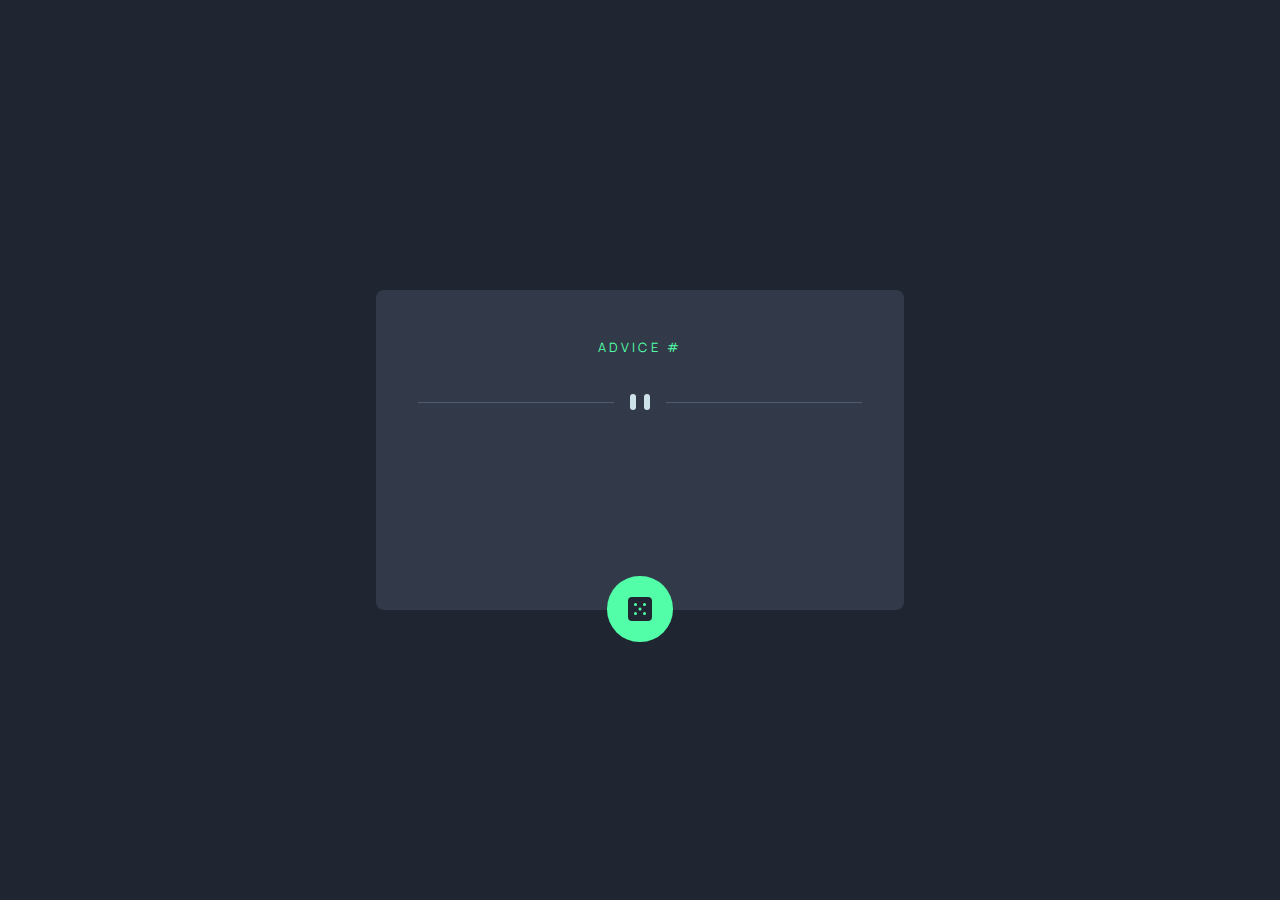
<file: advice-generator-app/index.html>
<!DOCTYPE html>
<html lang="en">
<head>
    <meta charset="UTF-8">
    <meta http-equiv="X-UA-Compatible" content="IE=edge">
    <meta name="viewport" content="width=device-width, initial-scale=1.0">
    <link rel="stylesheet" href="styles.css">
    <script defer src="script.js"></script>
    <title>Advice Generator App</title>
</head>
<body>
    <div class="container">
        <p class="container__advice-number">ADVICE #<span class="advice-id"></span></p>
        <p class="container__advice-content"></p>
        <picture class="container__divider">
            <source srcset="./images/pattern-divider-desktop.svg" media="(min-width: 30rem)">
            <img src="./images/pattern-divider-mobile.svg" alt="divider-img">
        </picture>
        <div class="container__dice">
            <img src="./images/icon-dice.svg" alt="dice-img">
        </div>
    </div>
</body>
</html>
</file>
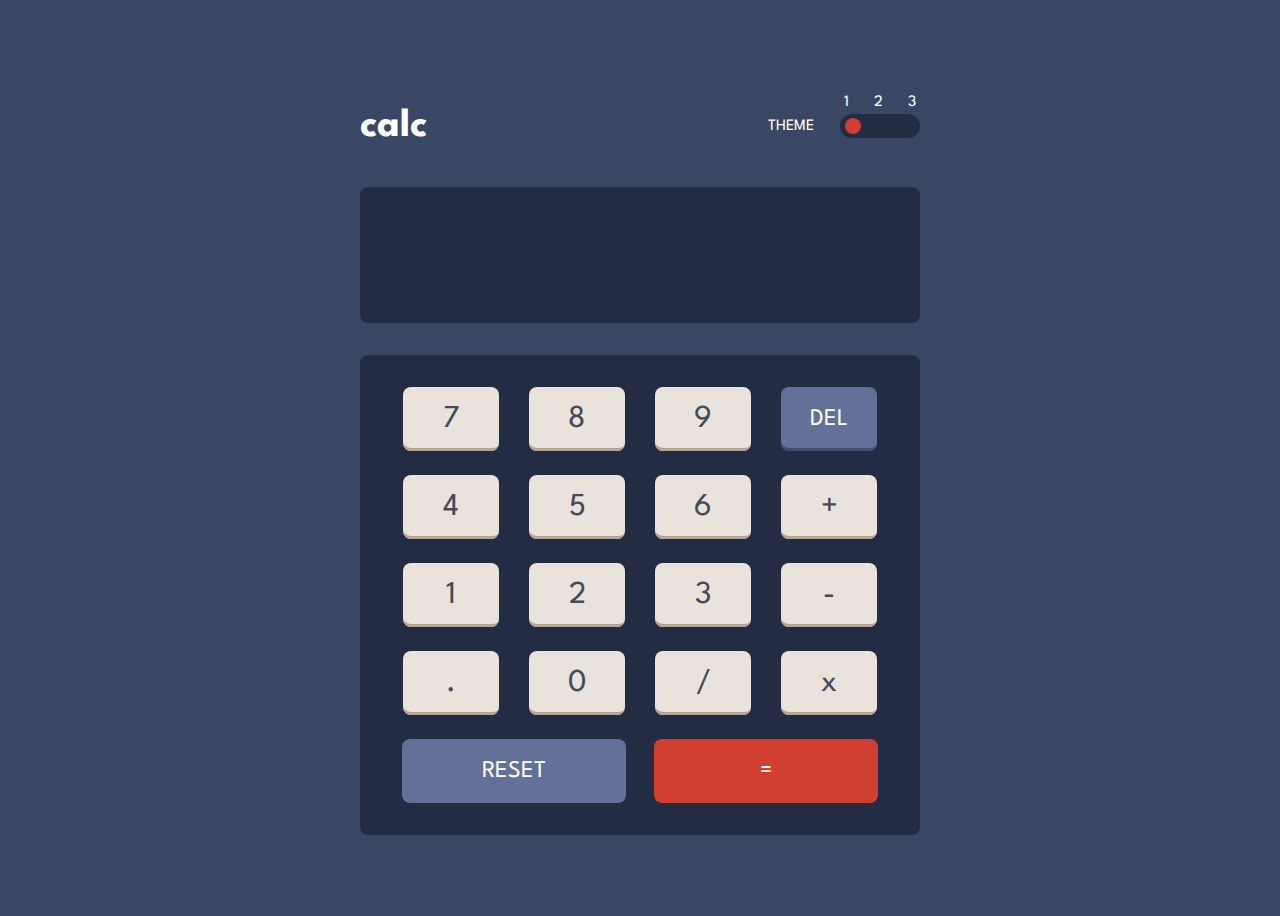
<file: calculator/index.html>
<!DOCTYPE html>
<html lang="en">
<head>
    <meta charset="UTF-8">
    <meta http-equiv="X-UA-Compatible" content="IE=edge">
    <meta name="viewport" content="width=device-width, initial-scale=1.0">
    <link rel="stylesheet" href="styles.css">
    <script defer src="script.js"></script>
    <title>Calculator App</title>
</head>
<body class="first-theme">
    <header>
        <h1 class="title">calc</h1>
        <div class="toggle-box">
            <div class="span-box">
                <span>1</span>
                <span>2</span>
                <span>3</span>
            </div>
            <div class="toggle-btn"></div>
        </div>
    </header>
    <main>
        <section class="display"></section>
        <section class="buttons">
            <button class="btn math">7</button>
            <button class="btn math">8</button>
            <button class="btn math">9</button>
            <button class="btn del">DEL</button>
            <button class="btn math">4</button>
            <button class="btn math">5</button>
            <button class="btn math">6</button>
            <button class="btn math">+</button>
            <button class="btn math">1</button>
            <button class="btn math">2</button>
            <button class="btn math">3</button>
            <button class="btn math">-</button>
            <button class="btn math">.</button>
            <button class="btn number">0</button>
            <button class="btn math">/</button>
            <button class="btn math">x</button>
            <button class="btn reset">RESET</button>
            <button class="btn equal">=</button>
        </section>
    </main>
</body>
</html>
</file>
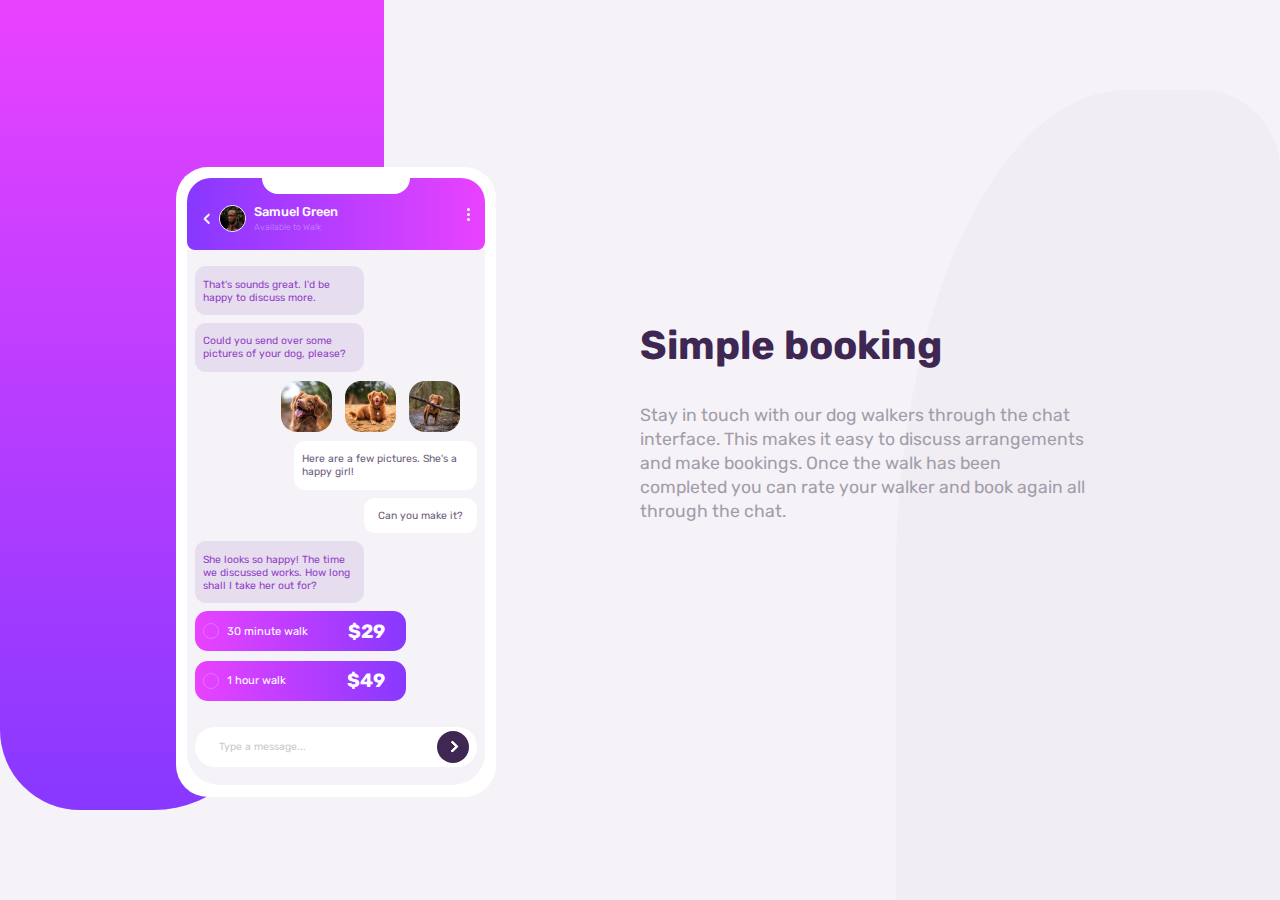
<file: chat-app-layout/index.html>
<!DOCTYPE html>
<html lang="en">
<head>
    <meta charset="UTF-8">
    <meta http-equiv="X-UA-Compatible" content="IE=edge">
    <meta name="viewport" content="width=device-width, initial-scale=1.0">
    <title>Chat app layout</title>
    <link rel="stylesheet" href="styles.css">
</head>
<body>
    <main class="container">
        <section class="container__phone">
            <div class="container__phone--header">
                <div class="header__profile">
                    <img src="avatar.jpg" alt="avatar" class="header__image">
                    <div class="header__info">
                        <p class="header__info--name">Samuel Green</p>
                        <p class="header__info--status">Available to Walk</p>
                    </div>
                </div>
                <div class="header__dots">
                    <div class="dot"></div>
                </div>
            </div>
            <div class="container__phone--main">
                <div class="message-box__left first">
                    <p class="message-box__text">That's sounds great. I'd be happy to discuss more.</p>
                </div>
                <div class="message-box__left second">
                    <p class="message-box__text">Could you send over some pictures of your dog, please?</p>
                </div>
                <div class="message-box__right images-box">
                    <img src="dog-image-1.jpg" alt="dog-image-1" class="dog-image">
                    <img src="dog-image-2.jpg" alt="dog-image-2" class="dog-image">
                    <img src="dog-image-3.jpg" alt="dog-image-3" class="dog-image">
                </div>
                <div class="message-box__right first">
                    <p class="message-box__text">Here are a few pictures. She's a happy girl!</p>
                </div>
                <div class="message-box__right second">
                    <p class="message-box__text">Can you make it?</p>
                </div>
                <div class="message-box__left third">
                    <p class="message-box__text">She looks so happy! The time we discussed works. How long shall I take her out for?</p>
                </div>
                <div class="walk-option-1">
                    <div class="walk-input"></div>
                    <p class="walk-length">30 minute walk</p>
                    <p class="walk-price">$29</p>
                </div>
                <div class="walk-option-2">
                    <div class="walk-input"></div>
                    <p class="walk-length">1 hour walk</p>
                    <p class="walk-price">$49</p>
                </div>
                <div class="container__phone--footer">
                    <p class="footer__placeholder">Type a message...</p>
                    <button class="footer__button"><div class="arrow"></div></button>
                </div>
            </div>
        </section>
        <section class="container__info">
            <h1 class="container__info--title">Simple booking</h1>
            <p class="container__info--description">Stay in touch with our dog walkers through the chat interface. 
                This makes it easy to discuss arrangements and make bookings. 
                Once the walk has been completed you can rate your walker and book again all through the chat.</p>
        </section>
    </main>
</body>
</html>
</file>
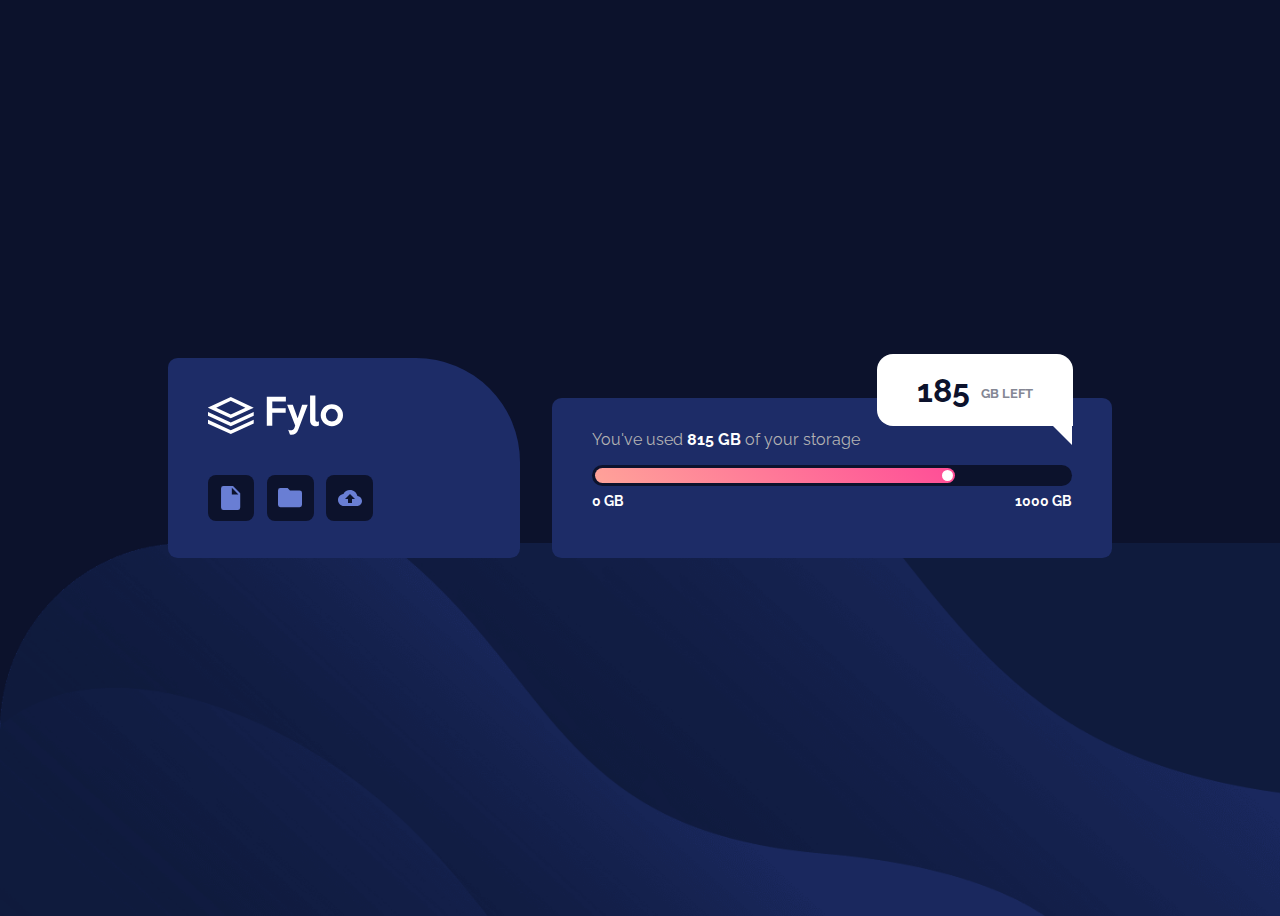
<file: fylo-data-storage/index.html>
<!DOCTYPE html>
<html lang="en">
<head>
    <meta charset="UTF-8">
    <meta http-equiv="X-UA-Compatible" content="IE=edge">
    <meta name="viewport" content="width=device-width, initial-scale=1.0">
    <title>Data storage component</title>
    <link rel="stylesheet" href="styles.css">
</head>
<body>
    <main class="container">
        <section class="title-section">
            <img src="logo.svg" class="title-section__header">
            <div class="title-section__files">
                <div class="title-section__image">
                    <img src="icon-document.svg" alt="icon-document">
                </div>
                <div class="title-section__image">
                    <img src="icon-folder.svg" alt="icon-folder">
                </div>
                <div class="title-section__image">
                    <img src="icon-upload.svg" alt="icon-upload">
                </div>
            </div>
        </section>
        <section class="data-section">
            <p class="data-section__info">You've used <span class="data-section__info--span">815 GB</span> of your storage</p>
            <div class="data-section__bar">
                <div class="data-section__bar--inner"></div>
            </div>
            <div class="data-section__box">
                <p class="data-left">185 <span class="data-left__span">GB LEFT</span></p>
            </div>
        </section>
    </main>
</body>
</html>
</file>
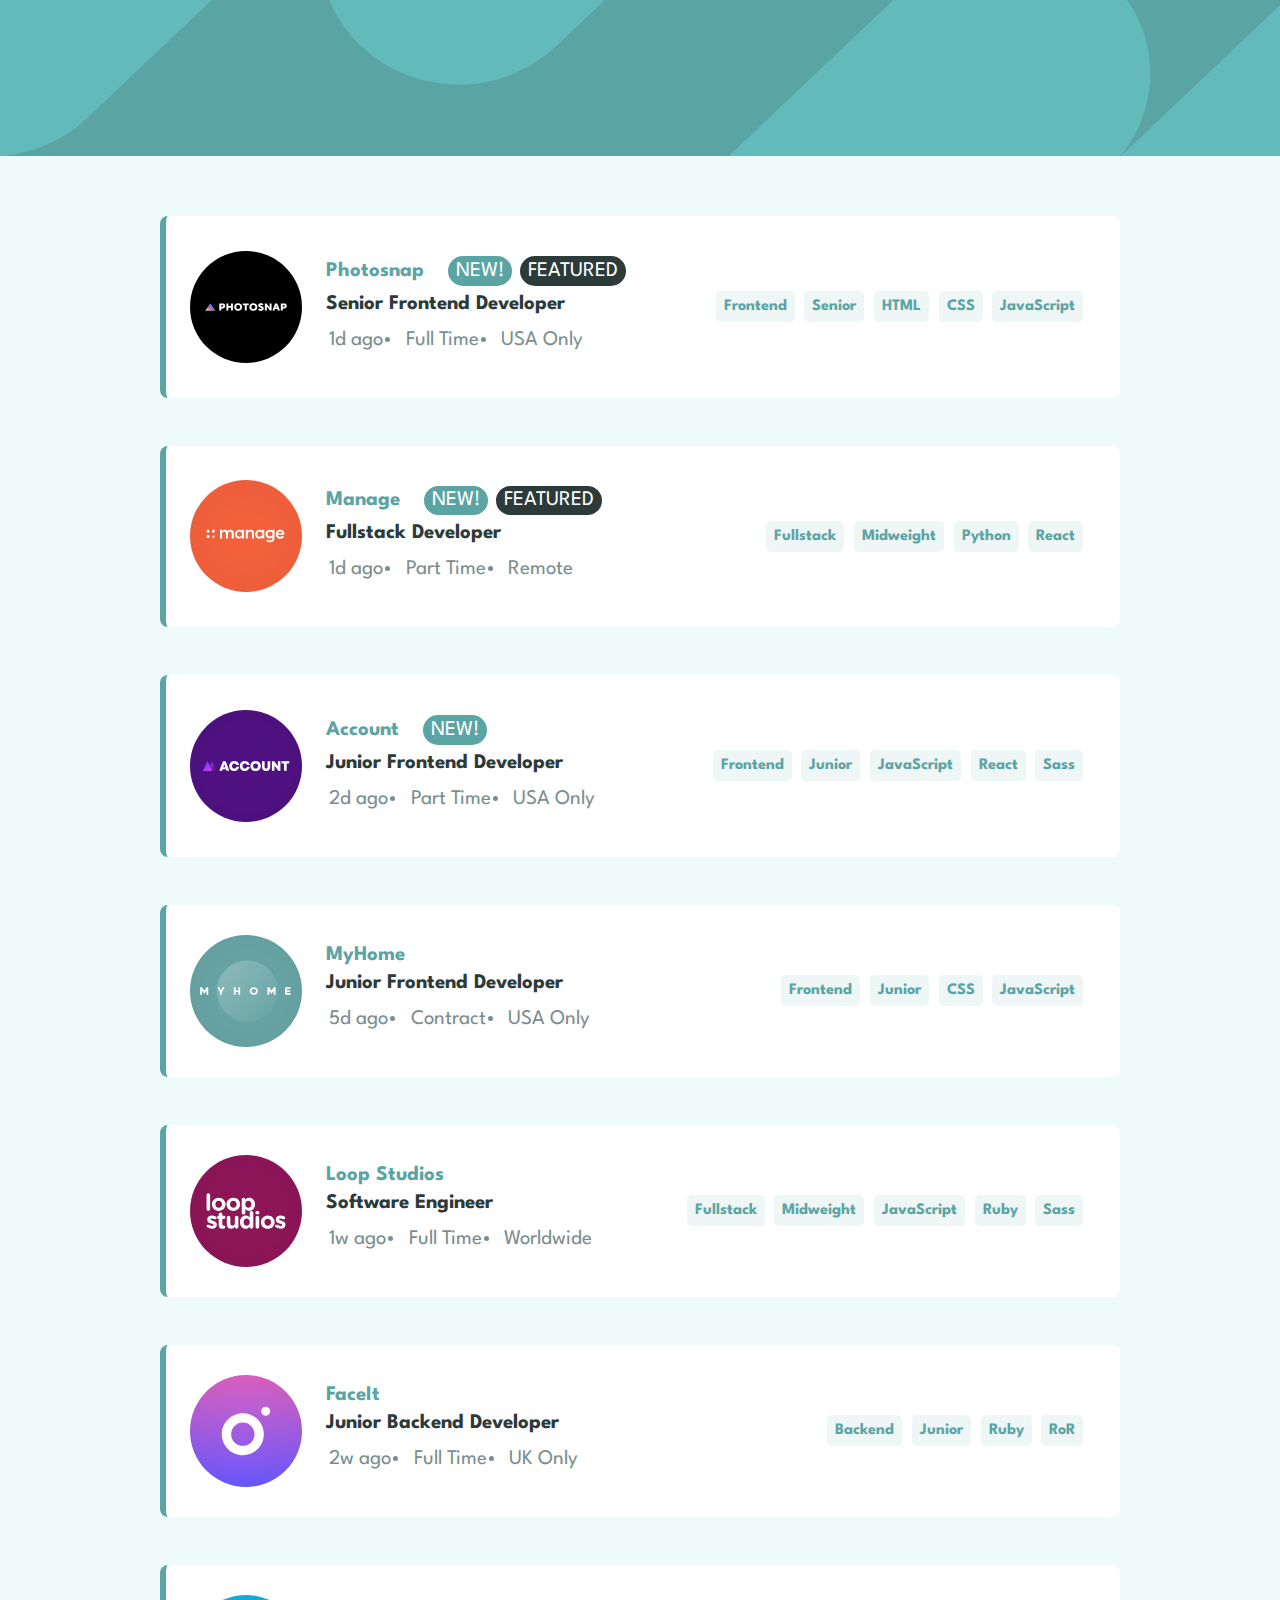
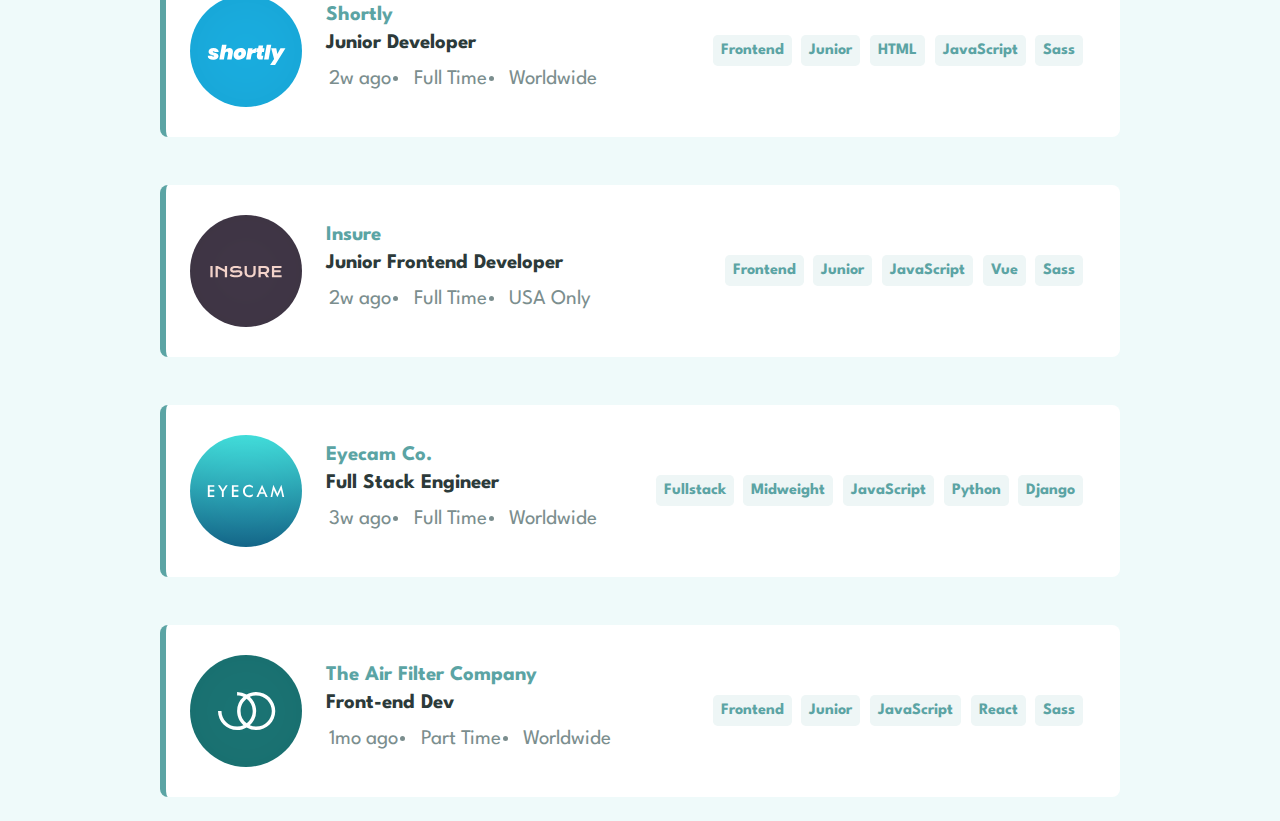
<file: job-listings/index.html>
<!DOCTYPE html>
<html lang="en">
<head>
    <meta charset="UTF-8">
    <meta http-equiv="X-UA-Compatible" content="IE=edge">
    <meta name="viewport" content="width=device-width, initial-scale=1.0">
    <link rel="stylesheet" href="styles.css">
    <script defer src="script.js"></script>
    <title>Job listing App</title>
</head>
<body>
    <template class="template__job-offer">
        <article class="job-offer">
            <div>
                <img src="" alt="job-image" class="job-offer__image">
                <div class="job-offer__header">
                    <p class="header__company-name"></p>
                    <div class="header__new-badge">NEW!</div>
                    <div class="header__featured-badge">FEATURED</div>
                </div>
                <p class="job-offer__position"></p>
                <ul class="job-offer__info">
                    <li class="info__date"></li>
                    <li class="info__contract"></li>
                    <li class="info__location"></li>
                </ul>
            </div>
            <div class="job-offer__filters">
                <button class="filters__role filter"></button>
                <button class="filters__level filter"></button>
            </div>
        </article>
    </template>
    <template class="template__filter-btn">
        <div class="buttons__filter">
            <p class="buttons__filter-value"></p>
            <button class="buttons__filter-remove">
                <img src="./images/icon-remove.svg" alt="remove-icon">
            </button>
        </div>
    </template>
    <picture>
        <source media="(min-width:30rem)" srcset="./images/bg-header-desktop.svg">
        <img src="./images/bg-header-mobile.svg" alt="bg-header">
    </picture>
    <section class="filters-display">
        <div class="filters-display__buttons"></div>
        <button class="filters-display__clear">Clear</button>
    </section>
</body>
</html>
</file>
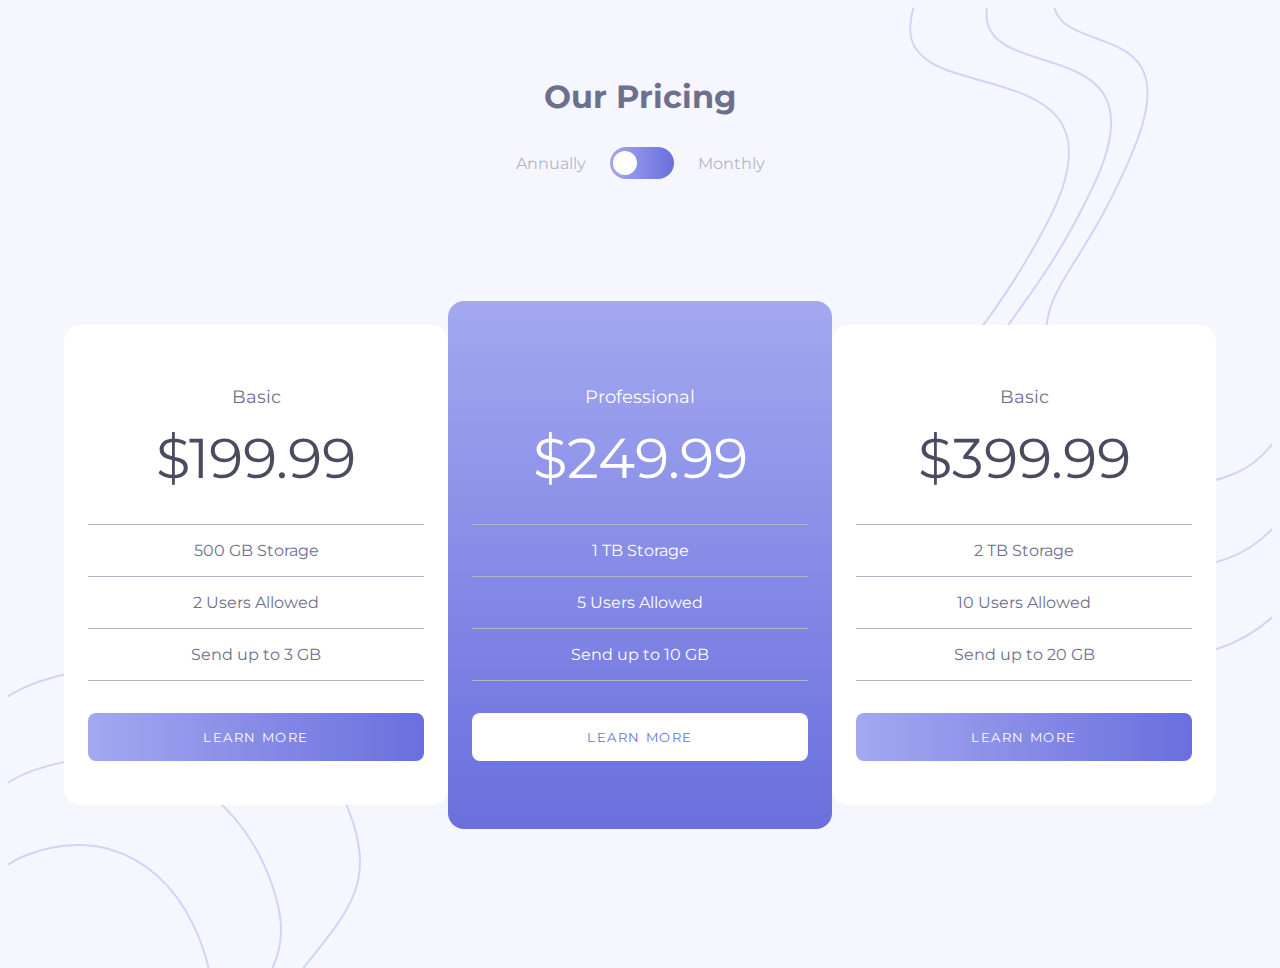
<file: pricing-component-toggle/index.html>
<!DOCTYPE html>
<html lang="en">
<head>
    <meta charset="UTF-8">
    <meta http-equiv="X-UA-Compatible" content="IE=edge">
    <meta name="viewport" content="width=device-width, initial-scale=1.0">
    <link rel="stylesheet" href="styles.css">
    <script defer src="script.js"></script>
    <title>Pricing Component with toggle</title>
</head>
<body>
    <div class="background">
        <img src="./bg-top.svg" alt="bg-top" class="background__top">
        <img src="./bg-bottom.svg" alt="bg-bottom" class="background__bottom">
    </div>
    <header>
        <h1 class="header__title">Our Pricing</h1>
        <div class="header__plans">
            <p class="header__annual-plan">Annually</p>
            <div class="header__toggle">
                <div class="toggle-btn"></div>
            </div>
            <p class="header__month-plan">Monthly</p>
        </div>
    </header>
    <main>
        <section class="basic-card card">
            <p class="card__title">Basic</p>
            <p class="card__price"></p>
            <ul class="card__list">
                <li class="card__list--item">500 GB Storage</li>
                <li class="card__list--item">2 Users Allowed</li>
                <li class="card__list--item">Send up to 3 GB</li>
            </ul>
            <button class="card__btn">LEARN MORE</button>
        </section>
        <section class="professional-card card">
            <p class="card__title">Professional</p>
            <p class="card__price"></p>
            <ul class="card__list">
                <li class="card__list--item">1 TB Storage</li>
                <li class="card__list--item">5 Users Allowed</li>
                <li class="card__list--item">Send up to 10 GB</li>
            </ul>
            <button class="card__btn">LEARN MORE</button>
        </section>
        <section class="master-card card">
            <p class="card__title">Basic</p>
            <p class="card__price"></p>
            <ul class="card__list">
                <li class="card__list--item">2 TB Storage</li>
                <li class="card__list--item">10 Users Allowed</li>
                <li class="card__list--item">Send up to 20 GB</li>
            </ul>
            <button class="card__btn">LEARN MORE</button>
        </section>
    </main>
</body>
</html>
</file>
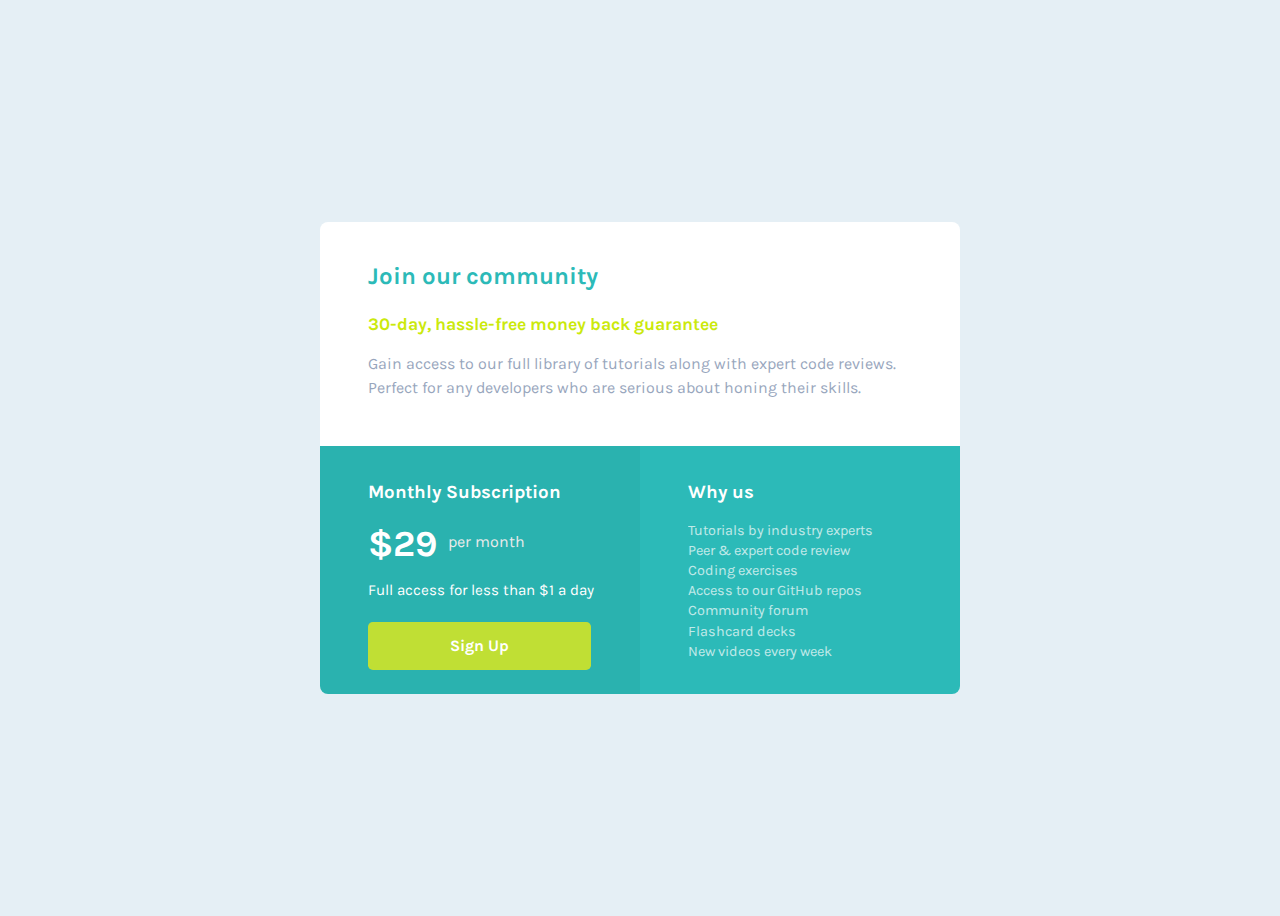
<file: single-price-grid-component/index.html>
<!DOCTYPE html>
<html lang="en">
<head>
    <meta charset="UTF-8">
    <meta http-equiv="X-UA-Compatible" content="IE=edge">
    <meta name="viewport" content="width=device-width, initial-scale=1.0">
    <title>Single price grid component</title>
    <link rel="stylesheet" href="styles.css">
</head>
<body>
    <main class="container">
        <section class="first-section">
            <h3 class="section__title">Join our community</h3>
            <p class="section__subtitle">30-day, hassle-free money back guarantee</p>
            <p class="section__info">Gain access to our full library of tutorials along with expert code reviews. 
                Perfect for any developers who are serious about honing their skills.</p>
        </section>
        <section class="second-section">
            <h3 class="section__title">Monthly Subscription</h3>
            <p class="section__price"><span>$29</span>per month</p>
            <p class="section__info">Full access for less than $1 a day</p>
            <button class="section__button">Sign Up</button>
        </section>
        <section class="third-section">
            <h3 class="section__title">Why us</h3>
            <ul class="section__list">
                <li class="section__list--item">Tutorials by industry experts</li>
                <li class="section__list--item">Peer & expert code review</li>
                <li class="section__list--item">Coding exercises</li>
                <li class="section__list--item">Access to our GitHub repos</li>
                <li class="section__list--item">Community forum</li>
                <li class="section__list--item">Flashcard decks</li>
                <li class="section__list--item">New videos every week</li>
            </ul>
        </section>
    </main>
</body>
</html>
</file>
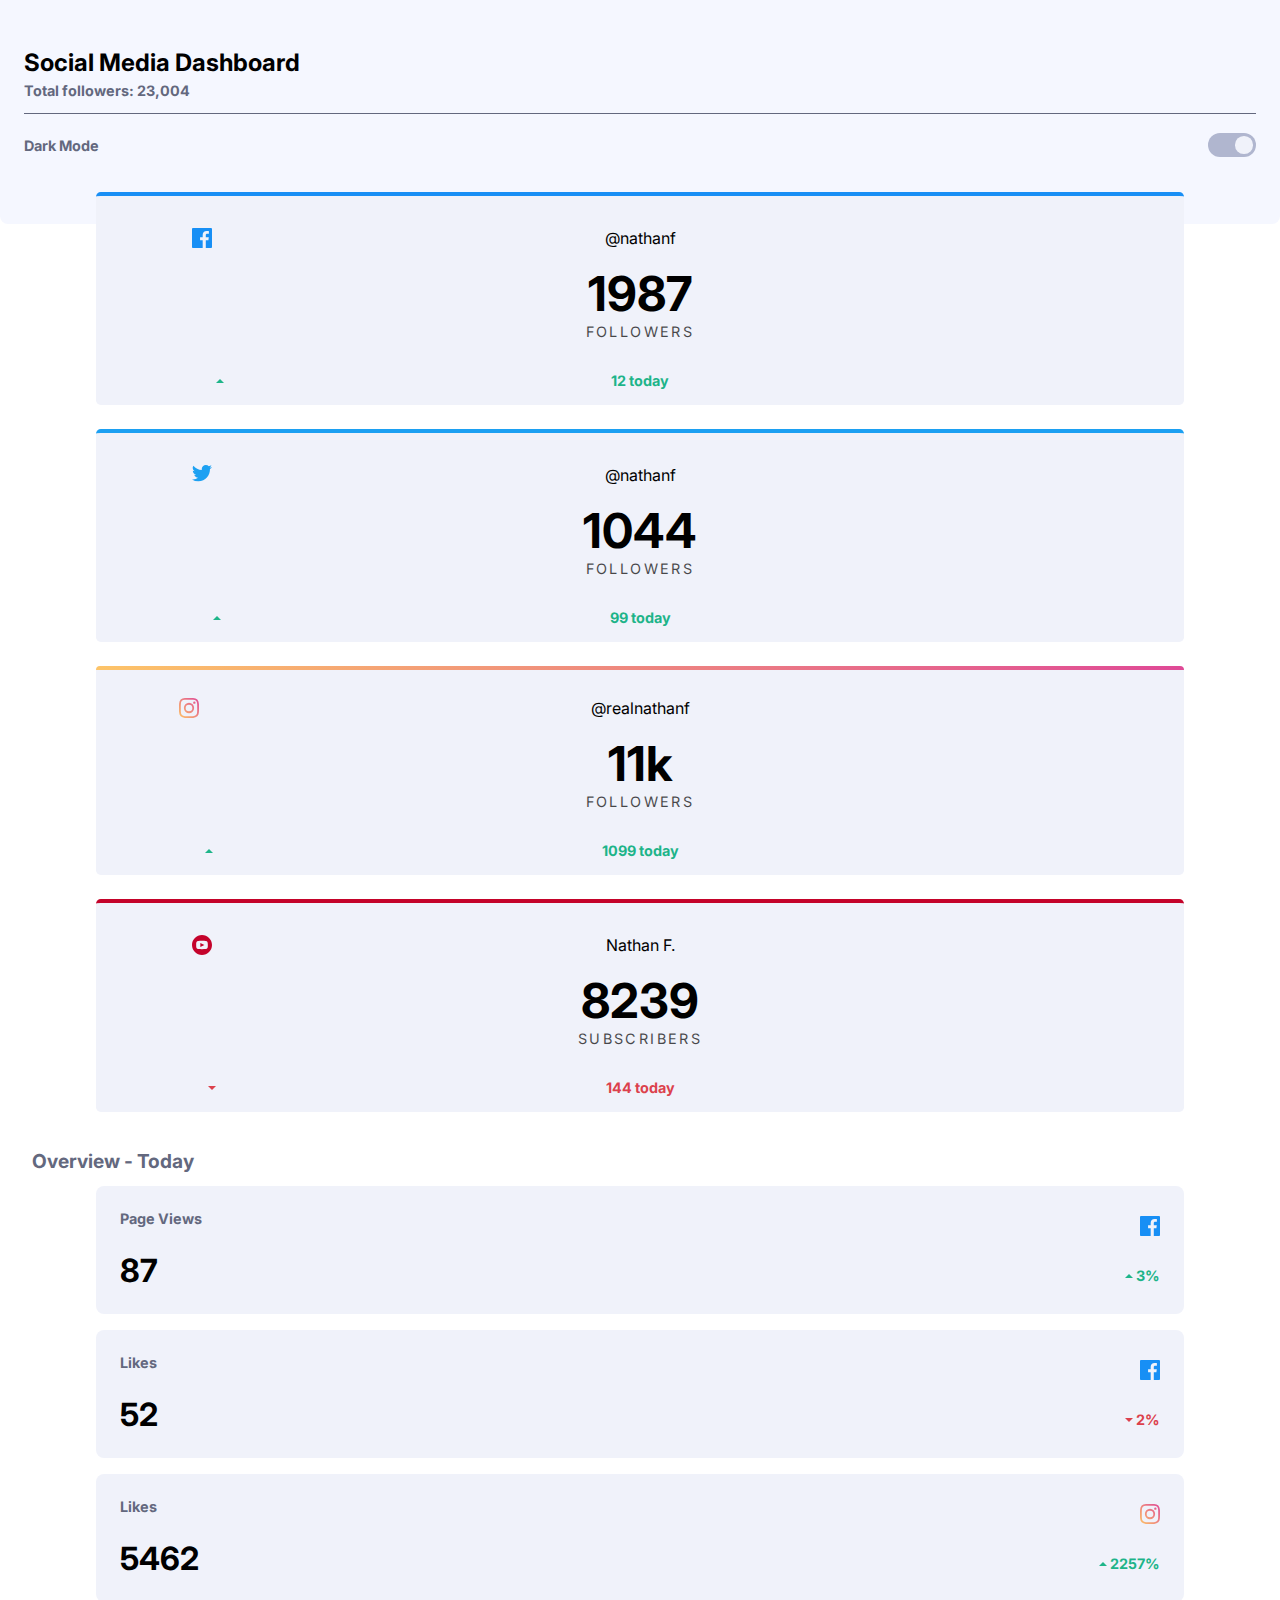
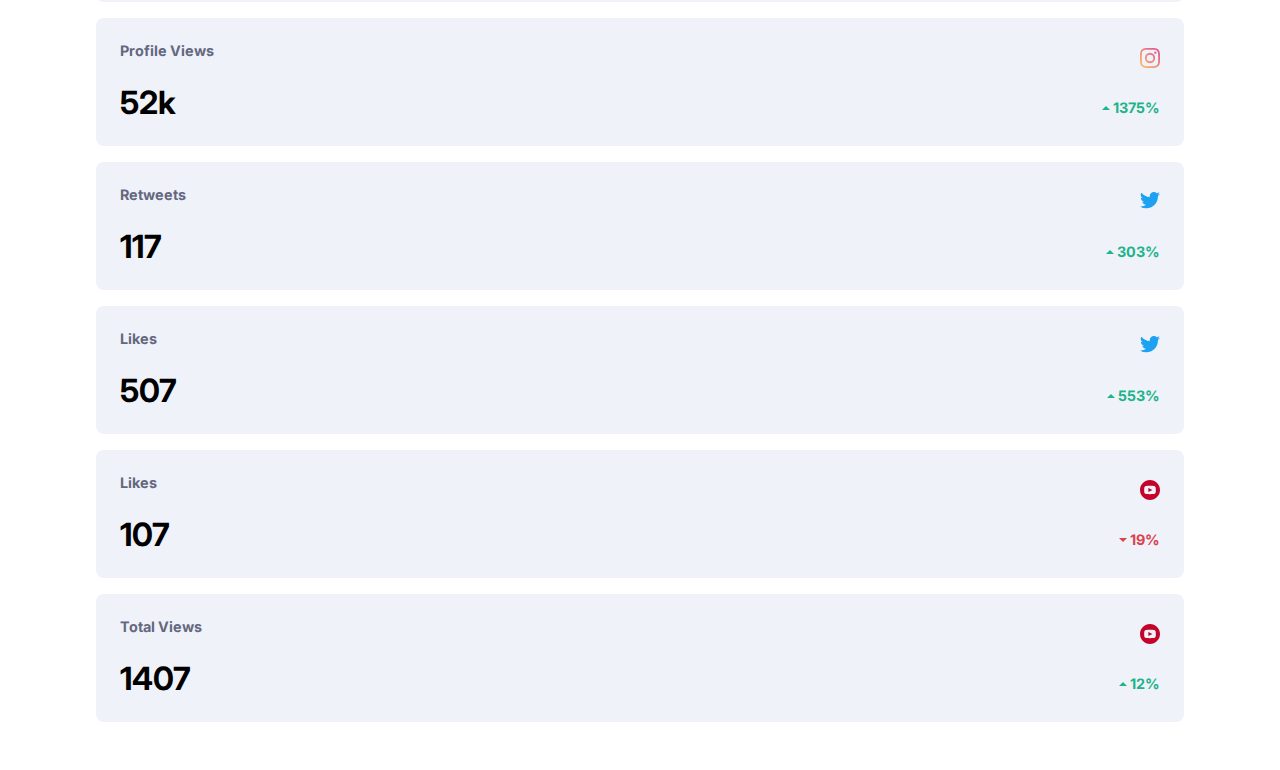
<file: social-media-dashboard/index.html>
<!DOCTYPE html>
<html lang="en">
<head>
    <meta charset="UTF-8">
    <meta http-equiv="X-UA-Compatible" content="IE=edge">
    <meta name="viewport" content="width=device-width, initial-scale=1.0">
    <link rel="stylesheet" href="styles.css">
    <script defer src="script.js"></script>
    <title>Social Media Dashboard</title>
</head>
<body>
    <header class="dashboard__header">
        <h1 class="dashboard__header--title">Social Media Dashboard</h1>
        <p class="dashboard__header--info">Total followers: 23,004</p>
        <div class="switch-theme__box">
            <p class="switch-theme__box--mode">Dark Mode</p>
            <div class="switch-theme__box--btn"></div>
        </div>
    </header>
    <main class="dashboard__main">
        <section class="dashboard__main--card fb-card">
            <p class="card__username">@nathanf</p>
            <h1 class="card__number">1987</h1>
            <p class="card__followers">FOLLOWERS</p>
            <p class="card__followers--today">12 today</p>
        </section>
        <section class="dashboard__main--card twitter-card">
            <p class="card__username">@nathanf</p>
            <h1 class="card__number">1044</h1>
            <p class="card__followers">FOLLOWERS</p>
            <p class="card__followers--today">99 today</p>
        </section>
        <section class="dashboard__main--card ig-card">
            <p class="card__username">@realnathanf</p>
            <h1 class="card__number">11k</h1>
            <p class="card__followers">FOLLOWERS</p>
            <p class="card__followers--today">1099 today</p>
        </section>
        <section class="dashboard__main--card yt-card">
            <p class="card__username">Nathan F.</p>
            <h1 class="card__number">8239</h1>
            <p class="card__followers">SUBSCRIBERS</p>
            <p class="card__followers--today">144 today</p>
        </section>
        <h1 class="dashboard__main--overview">Overview - Today</h1>
        <section class="dashboard__main--overview-card">
            <div class="overview-card__box-1">
                <p class="card-info">Page Views</p>
                <p class="card-number">87</p>
            </div>
            <div class="overview-card__box-2">
                <img src="./icon-facebook.svg" alt="fb" class="card-img">
                <p class="card-stats">3%</p>
            </div>
        </section>
        <section class="dashboard__main--overview-card">
            <div class="overview-card__box-1">
                <p class="card-info">Likes</p>
                <p class="card-number">52</p>
            </div>
            <div class="overview-card__box-2">
                <img src="./icon-facebook.svg" alt="fb" class="card-img">
                <p class="card-stats down">2%</p>
            </div>
        </section>
        <section class="dashboard__main--overview-card">
            <div class="overview-card__box-1">
                <p class="card-info">Likes</p>
                <p class="card-number">5462</p>
            </div>
            <div class="overview-card__box-2">
                <img src="./icon-instagram.svg" alt="fb" class="card-img">
                <p class="card-stats">2257%</p>
            </div>
        </section>
        <section class="dashboard__main--overview-card">
            <div class="overview-card__box-1">
                <p class="card-info">Profile Views</p>
                <p class="card-number">52k</p>
            </div>
            <div class="overview-card__box-2">
                <img src="./icon-instagram.svg" alt="fb" class="card-img">
                <p class="card-stats">1375%</p>
            </div>
        </section>
        <section class="dashboard__main--overview-card">
            <div class="overview-card__box-1">
                <p class="card-info">Retweets</p>
                <p class="card-number">117</p>
            </div>
            <div class="overview-card__box-2">
                <img src="./icon-twitter.svg" alt="fb" class="card-img">
                <p class="card-stats">303%</p>
            </div>
        </section>
        <section class="dashboard__main--overview-card">
            <div class="overview-card__box-1">
                <p class="card-info">Likes</p>
                <p class="card-number">507</p>
            </div>
            <div class="overview-card__box-2">
                <img src="./icon-twitter.svg" alt="fb" class="card-img">
                <p class="card-stats">553%</p>
            </div>
        </section>
        <section class="dashboard__main--overview-card">
            <div class="overview-card__box-1">
                <p class="card-info">Likes</p>
                <p class="card-number">107</p>
            </div>
            <div class="overview-card__box-2">
                <img src="./icon-youtube.svg" alt="fb" class="card-img">
                <p class="card-stats down">19%</p>
            </div>
        </section>
        <section class="dashboard__main--overview-card">
            <div class="overview-card__box-1">
                <p class="card-info">Total Views</p>
                <p class="card-number down">1407</p>
            </div>
            <div class="overview-card__box-2">
                <img src="./icon-youtube.svg" alt="fb" class="card-img">
                <p class="card-stats">12%</p>
            </div>
        </section>
    </main>
</body>
</html>
</file>
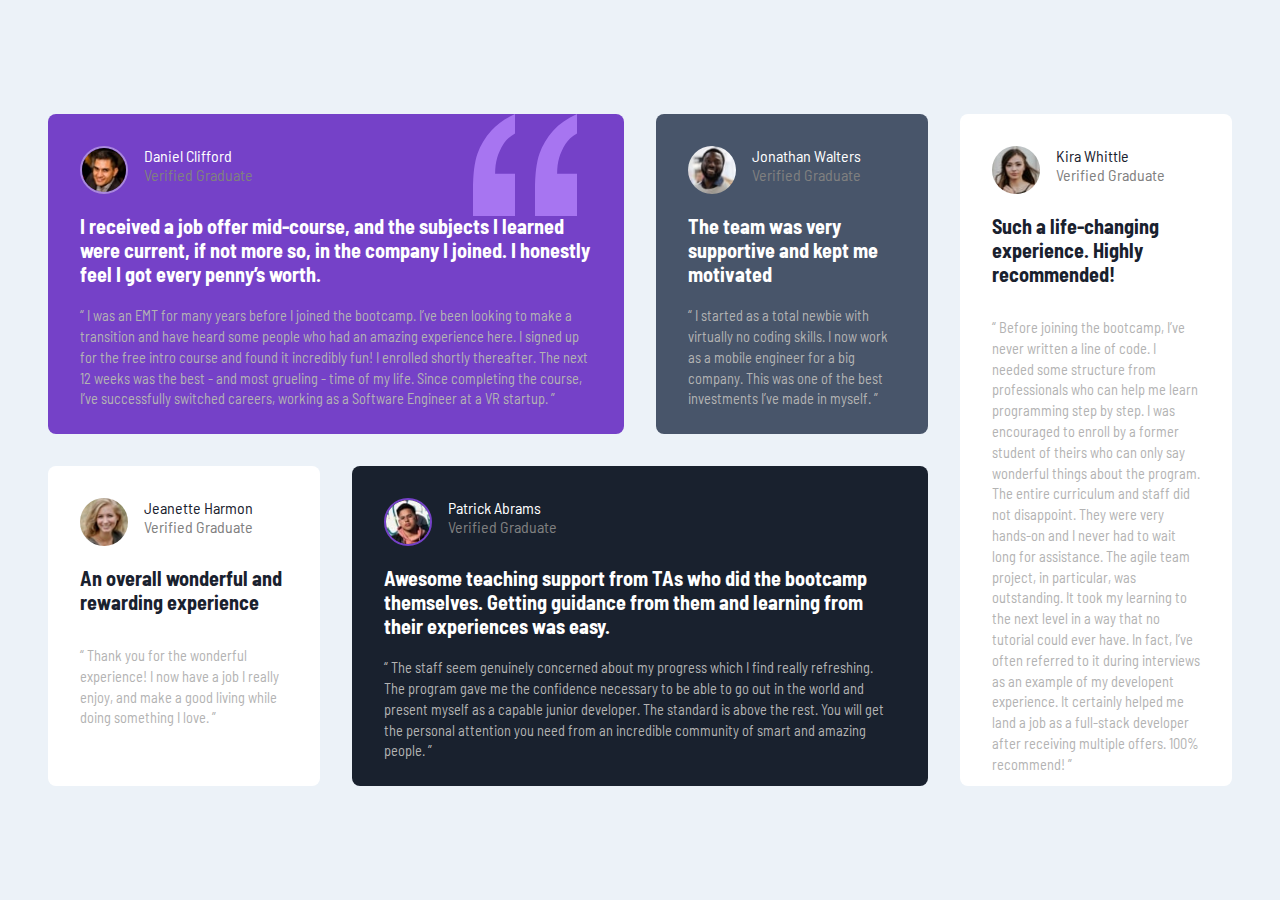
<file: testimonials-grid-section/index.html>
<!DOCTYPE html>
<html lang="en">
<head>
    <meta charset="UTF-8">
    <meta http-equiv="X-UA-Compatible" content="IE=edge">
    <meta name="viewport" content="width=device-width, initial-scale=1.0">
    <title>Grid section</title>
    <link rel="stylesheet" href="styles.css">
</head>
    <body>
        <section class="first-section">
            <div class="section__header">
                <img src="image-daniel.jpg" alt="daniel-image">
                <div class="header__info">
                    <p class="header__name">Daniel Clifford</p>
                    <p class="header__subtitle">Verified Graduate</p>
                </div>
            </div>
            <h3 class="section__title">
                I received a job offer mid-course, and the subjects I learned were current, 
                if not more so, in the company I joined. I honestly feel I got every penny’s worth.
            </h3>
            <p class="section__info">
                “ I was an EMT for many years before I joined the bootcamp. 
                I’ve been looking to make a transition and have heard some people who had an amazing experience here. 
                I signed up for the free intro course and found it incredibly fun! I enrolled shortly thereafter. 
                The next 12 weeks was the best - and most grueling - time of my life. Since completing the course, 
                I’ve successfully switched careers, working as a Software Engineer at a VR startup. ”
            </p>
        </section>
        <section class="second-section">
            <div class="section__header">
                <img src="image-jonathan.jpg" alt="jonathan-image">
                <div class="header__info">
                    <p class="header__name">Jonathan Walters</p>
                    <p class="header__subtitle">Verified Graduate</p>
                </div>
            </div>
            <h3 class="section__title">
                The team was very supportive and kept me motivated
            </h3>
            <p class="section__info">
                “ I started as a total newbie with virtually no coding skills. 
                I now work as a mobile engineer for a big company. This was one of the best investments I’ve made in myself. ”
            </p>
        </section>
        <section class="third-section">
            <div class="section__header">
                <img src="image-jeanette.jpg" alt="jeanette-image">
                <div class="header__info">
                    <p class="header__name">Jeanette Harmon</p>
                    <p class="header__subtitle">Verified Graduate</p>
                </div>
            </div>
            <h3 class="section__title">
                An overall wonderful and rewarding experience
            </h3>
            <p class="section__info">
                “ Thank you for the wonderful experience! I now have a job I really enjoy, and make a good living while doing something I love. ”
            </p>
        </section>
        <section class="fourth-section">
            <div class="section__header">
                <img src="image-patrick.jpg" alt="patrick-image">
                <div class="header__info">
                    <p class="header__name">Patrick Abrams</p>
                    <p class="header__subtitle">Verified Graduate</p>
                </div>
            </div>
            <h3 class="section__title">
                Awesome teaching support from TAs who did the bootcamp themselves. Getting guidance from them and learning from their experiences was easy.
            </h3>
            <p class="section__info">
                “ The staff seem genuinely concerned about my progress which I find really refreshing. 
                The program gave me the confidence necessary to be able to go out in the world and present myself as a capable junior developer. 
                The standard is above the rest. You will get the personal attention you need from an incredible community of smart and amazing people. ”
            </p>
        </section>
        <section class="fifth-section">
            <div class="section__header">
                <img src="image-kira.jpg" alt="kira-image">
                <div class="header__info">
                    <p class="header__name">Kira Whittle</p>
                    <p class="header__subtitle">Verified Graduate</p>
                </div>
            </div>
            <h3 class="section__title">
                Such a life-changing experience. Highly recommended! 
            </h3>
            <p class="section__info">
                “ Before joining the bootcamp, I’ve never written a line of code. 
                I needed some structure from professionals who can help me learn programming step by step. 
                I was encouraged to enroll by a former student of theirs who can only say wonderful things about the program. 
                The entire curriculum and staff did not disappoint. They were very hands-on and I never had to wait long for assistance. 
                The agile team project, in particular, was outstanding. It took my learning to the next level in a way that no tutorial could ever have. 
                In fact, I’ve often referred to it during interviews as an example of my developent experience. 
                It certainly helped me land a job as a full-stack developer after receiving multiple offers. 100% recommend! ”
            </p>
        </section>
    </body>
</html>
</file>
<file: advice-generator-app/styles.css>
@import url('https://fonts.googleapis.com/css2?family=Manrope:wght@800&display=swap');

*, *::before, *::after {
    box-sizing: border-box;
}

:root {
    --neon-green: hsl(150, 100%, 66%);
}

html {
    font-family: 'Manrope', sans-serif;
}

body {
    background-color: hsl(218, 23%, 16%);
    margin: 0;
    min-height: 100vh;
    display: grid;
    place-items: center;
}

.container {
    background-color: hsl(217, 19%, 24%);
    height: 20rem;
    display: flex;
    justify-content: flex-start;
    align-items: center;
    flex-direction: column;
    text-align: center;
    margin: 0 1rem;
    padding: 0 1.5rem;
    border-radius: .5rem;
    position: relative;
}

.container__advice-number {
    color: var(--neon-green);
    font-size: .8rem;
    letter-spacing: .2rem;
    margin-top: 3rem;
}

.container__advice-content {
    color: hsl(193, 38%, 86%);
    font-size: 1.5rem;
    margin-top: .5rem;
    margin-bottom: 1rem;
    max-height: 11rem;
}

.container__dice {
    background-color: var(--neon-green);
    display: grid;
    place-items: center;
    padding: 1.3rem;
    border-radius: 50%;
    position: absolute;
    bottom: -2rem;
}

@media (min-width: 30rem) {
    .container {
        width: 33rem;
    }
}
</file>
<file: calculator/styles.css>
@import url('https://fonts.googleapis.com/css2?family=League+Spartan:wght@700&display=swap');

*, *::before, *::after {
    box-sizing: border-box;
}

.first-theme {
    background-color: hsl(222, 26%, 31%);
}

.second-theme {
    background-color: hsl(0, 0%, 90%);
}

.third-theme {
    background-color: hsl(268, 75%, 9%);
}

body {
    font-family: 'League Spartan', sans-serif;
    height: 100vh;
    display: flex;
    justify-content: flex-start;
    align-items: center;
    flex-direction: column;
    padding: 1rem 1rem;
    min-width: 375px;
}

header {
    width: 100%;
    display: flex;
    justify-content: space-between;
    align-items: center;
}

.second-theme .title,
.second-theme .span-box span {
    color: black;
}

.third-theme .title,
.third-theme .span-box span,
.third-theme .btn,
.third-theme .display {
    color: hsl(52, 100%, 62%);
}

.title {
    font-size: 2.5rem;
    color: #ffffff;
}

.toggle-box {
    width: 5rem;
    height: 1.5rem;
    background-color: hsl(223, 31%, 20%);
    border-radius: 1.5rem;
    color: white;
    position: relative;
}

.toggle-box::before {
    content: 'THEME';
    position: absolute;
    color: #ffffff;
    left: -4.5rem;
    top: 50%;
    transform: translateY(-50%);
}

.second-theme .toggle-box::before {
    color: black;
}

.third-theme .toggle-box::before {
    color: hsl(52, 100%, 62%);
}

.second-theme .toggle-box {
    background-color: hsl(0, 5%, 81%);
}

.span-box {
    position: absolute;
    width: 90%;
    display: flex;
    justify-content: space-between;
    align-items: center;
    left: 50%;
    transform: translateX(-50%);
    top: -1.2rem;
}

.toggle-box span {
    color: white;
    left: 50%;
}

.toggle-btn {
    width: 1rem;
    height: 1rem;
    border-radius: 50%;
    position: absolute;
    top: 50%;
    transform: translateY(-50%);
}

.first-theme .toggle-btn {
    left: .3rem;
    background-color: hsl(6, 63%, 50%);
}

.second-theme .toggle-btn {
    left: 2rem;
    background-color: hsl(25, 98%, 40%);
}

.third-theme .toggle-btn {
    left: 3.8rem;
    background-color: hsl(176, 100%, 44%);
}

main {
    width: 100%;
}

.display {
    width: 100%;
    height: 6rem;
    background-color: hsl(223, 31%, 20%);
    border-radius: .5rem;
    color: #ffffff;
    font-size: 2.3rem;
    display: flex;
    justify-content: flex-end;
    align-items: center;
    flex-wrap: wrap;
    padding: 1.5rem;
    margin-top: 1rem;
}

.second-theme .display {
    background-color: hsl(0, 0%, 93%);
    color: black;
}

.third-theme .display,
.third-theme .buttons,
.third-theme .toggle-box {
    background-color: hsl(268, 71%, 12%);
}

.buttons {
    width: 100%;
    margin-top: 2rem;
    background-color: hsl(223, 31%, 20%);
    display: grid;
    grid-template-columns: repeat(4, 1fr);
    grid-gap: .5rem;
    padding: 2rem 1rem;
    border-radius: .5rem;
}

.second-theme .buttons {
    background-color: hsl(0, 5%, 81%);
}

.btn {
    width: 4rem;
    height: 4rem;
    border: 0;
    border-radius: .5rem;
    font-size: 2rem;
    font-family: inherit;
    background-color: hsl(30, 25%, 89%);
    box-shadow: inset 1px -6px 0px -3px hsl(28, 16%, 65%);
    color: hsl(221, 14%, 31%);
}

.second-theme .btn {
    background-color: hsl(45, 7%, 89%);
}

.third-theme .btn {
    background-color: hsl(268, 47%, 21%);
    box-shadow: inset 1px -6px 0px -3px hsl(290, 70%, 36%);
}

.reset,
.equal,
.del {
    font-size: 1.5rem;
}

.reset,
.equal {
    color: #ffffff;
    box-shadow: none;
}

.del,
.reset {
    background-color: hsl(225, 21%, 49%);
}

.second-theme .del,
.second-theme .reset {
    background-color: hsl(185, 42%, 37%);
    box-shadow: inset 1px -6px 0px -3px hsl(185, 58%, 25%);
}

.del {
    color: #ffffff;
    box-shadow: inset 1px -6px 0px -3px hsl(224, 28%, 35%);
}

.reset {
    width: 9rem;
    grid-column: 1 / 3 ;
}

.equal {
    width: 9rem;
    grid-column: 3 / 5; 
    background-color: hsl(6, 63%, 50%);
}

.second-theme .equal {
    background-color: hsl(25, 98%, 40%);
    box-shadow: inset 1px -6px 0px -3px hsl(25, 99%, 27%);
}

.third-theme .del {
    color: #ffffff;
    background-color: hsl(281, 89%, 26%);
    box-shadow: inset 1px -6px 0px -3px hsl(285, 91%, 52%);
}

.third-theme .reset {
    color: #ffffff;
}

.third-theme .equal {
    color: black;
    background-color: hsl(176, 100%, 44%);
    box-shadow: inset 1px -6px 0px -3px hsl(177, 92%, 70%);
}

@media (min-width: 35rem) {
    body {
        justify-content: center;
    }

    header,
    main {
        width: 35rem;
    }

    .display {
        height: 8.5rem;
    }

    .buttons {
        place-items: center;
        grid-row-gap: 1.5rem;
        padding: 2rem;
    }

    .btn {
        width: 6rem;
    }

    .reset,
    .equal {
        width: 14rem;
    }
}
</file>
<file: chat-app-layout/styles.css>
@import url('https://fonts.googleapis.com/css2?family=Rubik:wght@400;500;700&display=swap');

*, *::before, *::after {
    box-sizing: border-box;
}

:root {
    /*Primary*/
    --pale-violet: hsl(276, 100%, 81%); /*sub-heading at the top of the app UI*/
    --moderate-violet: hsl(276, 55%, 52%); /*chat on the left*/
    --desaturated-dark-violet: hsl(271, 15%, 43%); /*chat on the right*/
    --grayish-blue: hsl(206, 6%, 79%); /*placeholder text*/
    --very-dark-desaturated-violet: hsl(271, 36%, 24%); /*main heading*/
    --dark-grayish-violet: hsl(270, 7%, 64%); /*paragraph*/
    /*Gradients*/
    --light-magenta: hsl(293, 100%, 63%);
    --light-violet: hsl(264, 100%, 61%);
    /*Secondary*/
    --white: hsl(0, 0%, 100%);
    --light-grayish-violet: hsl(270, 20%, 96%); /*app background*/
    --very-dark-desaturated-violet: hsl(271, 36%, 24%); /*submit button background*/
    --very-light-magenta: hsl(289, 100%, 72%); /*radio button outline*/
}

body {
    min-height: 100vh;
    display: flex;
    justify-content: center;
    align-items: center;
    font-family: 'Rubik', sans-serif;
    background: var(--light-grayish-violet);
    position: relative;
    margin: 0;
    min-width: 375px;
}

body::before,
body::after {
    content: '';
    position: absolute;
    z-index: -1;
    width: 50%;
    height: 60%;
}

body::before {
    background: linear-gradient(hsl(293, 100%, 63%), hsl(264, 100%, 61%));
    top: 0;
    left: 0;
    border-bottom-right-radius: 60rem;
}

body::after {
    background: hsl(270, 20%, 94%);
    bottom: 0;
    right: 0;
    border-top-left-radius: 15rem;
}

.container {
    display: grid;
    grid-template-columns: 1fr;
    place-items: center;
    grid-row-gap: 3rem;
}

.container__phone {
    margin-top: 4rem;
    width: 80vw;
    height: 100vh;
    background: var(--white);
    border-radius: 2rem;
    padding: .7rem;
}

.container__phone--header {
    background: linear-gradient(to right, hsl(264, 100%, 61%), hsl(293, 100%, 63%));
    width: 100%;
    height: 4.5rem;
    border-radius: 1.5rem 1.5rem .5rem .5rem;
    position: relative;
    display: flex;
    justify-content: space-between;
    align-items: center;
    font-size: .8rem;
}

.container__phone--header::before {
    content: '';
    width: 50%;
    height: 1.2rem;
    background: var(--white);
    position: absolute;
    left: 25%;
    top: -5%;
    border-radius: 0 0 1rem 1rem;
}

.header__profile {
    display: flex;
    justify-content: center;
    align-items: center;
}

.header__image {
    width: 1.7rem;
    border-radius: 50%;
    border: 1.5px solid var(--white);
    margin-left: 2rem;
}

.header__info {
    margin-left: .5rem;
    color: var(--white);
}

.header__info p {
    margin: 0;
}

.header__info--name {
    font-weight: 500;
}

.header__info--status {
    padding-top: .2rem;
    opacity: .35;
    font-size: .55rem;
    font-weight: 300;
}

.header__profile {
    position: relative;
    margin-top: .5rem;
}

.header__profile::before {
    content: '\2039';
    position: absolute;
    color: var(--white);
    left: 12%;
    transform: scale(1.7);
}

.header__dots {
    margin-right: .5rem;
    width: 1rem;
    height: 1.5rem;
    display: grid;
    place-items: center;
}

.dot,
.dot::before,
.dot::after {
    width: .2rem;
    height: .2rem;
    background: var(--white);
    border-radius: 50%;
}

.dot {
    position: relative;
}

.dot::before,
.dot::after {
    content: '';
    position: absolute;
}

.dot::before {
    top: -.3rem;
}

.dot::after {
    top: .35rem;
}

.container__phone--main {
    width: 100%;
    height: 88%;
    background: var(--light-grayish-violet);
    border-radius: 0 0 2rem 2rem;
    display: grid;
    grid-row-gap: .5rem;
    padding: 1rem .5rem;
    justify-content: center;
}

.message-box__left {
    background: hsl(272, 33%, 90%);
    width: 70%;
    color: var(--moderate-violet);
}

.message-box__left.first,
.message-box__left.second {
    width: 60%;
}

.message-box__left.third {
    width: 60%;
}

.message-box__left,
.message-box__right {
    font-size: .65rem;
    border-radius: .7rem;
    display: grid;
    place-items: center;
    padding: 0 .5rem;
}

.message-box__right {
    background: var(--white);
    width: 70%;
    justify-self: end;
    color: var(--desaturated-dark-violet);
}

.message-box__right.first {
    width: 65%;
}

.message-box__right.second {
    width: 40%;
}

.images-box {
    display: flex;
    width: 70%;
    justify-self: end;
    background: transparent;
    margin-right: .8rem;
}

.dog-image {
    width: 3.2rem;
    margin: 0 .4rem;
    border-radius: 1rem;
}

.walk-option-1,
.walk-option-2 {
    display: flex;
    font-size: .7rem;
    width: 75%;
    justify-content: flex-start;
    align-items: center;
    background: linear-gradient(to right, hsl(293, 100%, 63%),hsl(264, 100%, 61%));
    border-radius: .8rem;
    color: var(--white);
    padding: 0 .5rem;
    height: 2.5rem;
    position: relative;
}

.walk-input {
    width: 1rem;
    height: 1rem;
    border: 1.5px solid var(--very-light-magenta);
    border-radius: 50%;
    margin-right: .5rem;
}

.walk-price {
    font-size: 1.2rem;
    font-weight: bold;
    position: absolute;
    right: 10%;
}

.container__phone--footer {
    width: 100%;
    height: 2.5rem;
    background: var(--white);
    border-radius: 2rem;
    display: flex;
    justify-content: space-between;
    align-items: center;
    padding-left: 1rem;
    margin-top: 1rem;
}

.footer__placeholder {
    color: var(--grayish-blue);
    font-size: .65rem;
    margin-left: .5rem;
}

.footer__button {
    background: var(--very-dark-desaturated-violet);
    border: 0;
    color: var(--white);
    height: 2rem;
    width: 2rem;
    border-radius: 50%;
    display: flex;
    justify-content: center;
    align-items: center;
    margin-right: .5rem;
}

.arrow {
    border: solid var(--white);
    border-width: 0 .2rem .2rem 0;
    display: inline-block;
    padding: 3px;
    transform: rotate(-45deg);
    -webkit-transform: rotate(-45deg);
    border-radius: .1rem;
    margin-right: .1rem;
}

.container__info {
    display: grid;
    justify-content: center;
    width: 90vw;
    text-align: center;
    margin-bottom: 4rem;
}

.container__info--title {
    font-size: 2.5rem;
    color: var(--very-dark-desaturated-violet);
    margin-bottom: 1rem;
}

.container__info--description {
    color: var(--dark-grayish-violet);
    width: 90%;
    line-height: 1.5rem;
    justify-self: center;
}

@media (min-width: 53rem) {
    body {
        overflow: hidden;
    }

    body::before,
    body::after {
        width: 30%;
        height: 90%;
    }

    body::before {
        border-radius: 0 0 60% 5rem;
    }

    body::after {
        border-radius: 60% 5rem 0 0;
    }

    .container {
        grid-template-columns: 20rem 30rem;
        align-items: center;
        grid-column-gap: 8rem;
    }
    .container__phone {
        width: 100%;
        height: 70vh;
    }

    .container__info {
        text-align: left;
    }

    .container__info--description {
        width: 28rem;
        font-size: 1.1rem;
    }
}
</file>
<file: fylo-data-storage/styles.css>
@import url('https://fonts.googleapis.com/css2?family=Raleway:wght@400;700&display=swap');

*, *::before, *::after {
    box-sizing: border-box;
}

:root {
    --gradient: hsl(6, 100%, 80%) to hsl(335, 100%, 65%);
    --pale-blue: hsl(243, 100%, 93%);
    --grayish-blue: hsl(229, 7%, 55%);
    --dark-blue: hsl(228, 56%, 26%);
    --very-dark-blue: hsl(229, 57%, 11%);
}

body {
    font-family:'Raleway', sans-serif;
    background-image: url('bg-mobile.png');
    min-height: 100vh;
    display: flex;
    justify-content: center;
    align-items: center;
}

.container {
    display: grid;
    grid-template-columns: 1fr;
    grid-row-gap: 1rem;
}

.title-section,
.data-section {
    background: var(--dark-blue);
    border-radius: .6rem;
    color: #FFFFFF;
    display: flex;
    justify-content: center;
    align-items: flex-start;
    flex-direction: column;
    padding-left: 2.5rem;
    padding-right: 1rem;
}

.title-section {
    height: 12.5rem;
    border-top-right-radius: 6.5rem;
}

.title-section__header {
    padding-top: 1.5rem;
}

.title-section__files {
    margin-top: 2.5rem;
    margin-bottom: 1.5rem;
    display: flex;
}

.title-section__image {
    background: var(--very-dark-blue);
    width: 2.9rem;
    height: 2.9rem;
    margin: 0 .4rem;
    border-radius: .5rem;
    display: grid;
    place-items: center;
}

.title-section__image:nth-of-type(1) {
    margin-left: 0;
}

.data-section {
    height: 10rem;
    padding-right: 2.5rem;
    justify-content: flex-start;
    position: relative;
}

.data-section__info {
    margin-top: 2rem;
    color: hsl(0, 0%, 70%);
}

.data-section__info--span {
    font-weight: bold;
    color: #FFFFFF;
}

.data-section__bar {
    width: 100%;
    height: 1.3rem;
    background: var(--very-dark-blue);
    border-radius: 2rem;
    position: relative;
}

.data-section__bar--inner {
    width: 75%;
    height: 70%;
    background: linear-gradient(45deg, hsl(6, 100%, 80%), hsl(335, 100%, 65%));
    position: absolute;
    left: 1.5%;
    top: 15%;
    border-radius: 2rem;
}

.data-section__bar--inner::after {
    content: '';
    width: .7rem;
    height: .7rem;
    background: #FFFFFF;
    position: absolute;
    border-radius: 50%;
    right: 1.5%;
    top: 10%;
}

.data-section__bar::before,
.data-section__bar::after {
    position: absolute;
    margin-top: 1.7rem;
    font-size: .9rem;
    font-weight: bold;
}

.data-section__bar::before {
    content: '0 GB';
}

.data-section__bar::after {
    content: '1000 GB';
    right: 0;
}

.data-section__box {
    width: 55%;
    height: 4rem;
    background: #FFFFFF;
    position: absolute;
    bottom: 0;
    left: 20%;
    border-radius: 1rem;
    transform: translateY(50%);
    display: flex;
    justify-content: center;
    align-items: center;
}

.data-left {
    color: var(--very-dark-blue);
    font-size: 2rem;
    font-weight: bold;
}

.data-left__span {
    color: var(--grayish-blue);
    font-size: .8rem;
    vertical-align: middle;
    margin-left: .2rem;
}

@media (min-width: 375px) {
    body {
        background: var(--very-dark-blue) url('bg-desktop.png') 0% 100% no-repeat;
        background-size: 100vw;
    }
}

@media (min-width: 60rem) {
    body {
        background: var(--very-dark-blue) url('bg-desktop.png') 0% 100% no-repeat;
        background-size: 100vw;
        overflow: hidden;
    }

    .container {
        grid-template-columns: 22rem 35rem;
        grid-column-gap: 2rem;
    }

    .data-section {
        align-self: flex-end;
    }

    .data-section__bar--inner {
        left: .7%;
    }

    .data-section__bar--inner::after {
        right: .7%;
    }

    .data-section__box {
        top: -50%;
        left: 58%;
        width: 35%;
        height: 4.5rem;
        border-bottom-right-radius: 0;
    }

    .data-section__box::after {
        content: '';
        width: 0;
        height: 0;
        border-top: 1.8rem solid #FFFFFF;
        border-left: 1.8rem solid transparent;
        position: absolute;
        bottom: -27%;
        left: 85.5%;
    }
}
</file>
<file: job-listings/styles.css>
@import url('https://fonts.googleapis.com/css2?family=League+Spartan:wght@500;700&display=swap');

*, *::before, *::after {
    box-sizing: border-box;
    margin: 0;
}

html {
    font-family: 'League Spartan', sans-serif;
}

:root {
    --Light-Grayish-Cyan: hsl(180, 52%, 96%); /* Background */
    --Desaturated-Dark-Cyan: hsl(180, 29%, 50%);
}

body {
    background-color: var(--Light-Grayish-Cyan);
    min-height: 100vh;
    display: flex;
    justify-content: flex-start;
    align-items: center;
    flex-direction: column;
    padding: 0 2rem;
    margin-top: 12rem;
}

body.active-filters {
    margin-top: 0;
}

picture {
    background-color: var(--Desaturated-Dark-Cyan);
    height: 156px;
    width: 100%;
    margin-bottom: 2rem;
    position: absolute;
    top: 0;
    left: 0;
    z-index: -1;
}

.job-offer {
    display: flex;
    flex-direction: column;
    position: relative;
    background-color: hsl(0, 0%, 100%);
    width: 100%;
    border-radius: .5rem;
    border-left: 6px solid var(--Desaturated-Dark-Cyan);
    margin: 1.5rem 0;
    padding: 2rem 1.5rem;
    padding-bottom: 0;
}

.job-offer__image {
    position: absolute;
    width: 3.5rem;
    top: -1.75rem;
    left: 1.5rem;
}

.job-offer__header {
    display: flex;
    align-items: center;
    margin: .5rem 0;
}

.header__company-name {
    color: var(--Desaturated-Dark-Cyan);
    font-weight: 700;
}

.header__new-badge,
.header__featured-badge {
    color: hsl(0, 0%, 100%);
    padding: .3rem .5rem;
    border-radius: 1rem;
    display: none;
}

.header__new-badge {
    background-color: var(--Desaturated-Dark-Cyan);
    margin-left: 1.5rem;
    margin-right: .5rem;
}

.header__featured-badge {
    background-color: hsl(180, 14%, 20%);
}

.header__new-badge.visible,
.header__featured-badge.visible {
    display: block;
}

.job-offer__position {
    font-weight: 700;
    color: hsl(180, 14%, 20%);
}

.job-offer__info {
    display: flex;
    align-items: center;
    color: hsl(180, 8%, 52%);
    padding: 1rem 0;
    border-bottom: 1px solid hsl(180, 8%, 52%);
}

.job-offer__info li {
    padding: 0 .2rem;
    margin: 0 .5rem;
}

.job-offer__info li:nth-child(1) {
    list-style: none;
    margin-left: 0;
}

.job-offer__filters {
    display: flex;
    align-items: center;
    flex-wrap: wrap;
    padding: 1rem 0;
}

.job-offer__filters button {
    background: hsl(180, 31%, 95%);
    color: var(--Desaturated-Dark-Cyan);
    font-family: inherit;
    font-weight: 700;
    font-size: 1rem;
    border: 0;
    padding: .5rem;
    margin: .5rem .3rem;
    border-radius: .3rem;
}

.filters-display {
    background-color: hsl(0, 0%, 100%);
    width: 100%;
    display: none;
    justify-content: space-between;
    align-items: center;
    min-height: 3rem;
    padding: 1.5rem;
    border-radius: .5rem;
    margin-top: 8rem;
    margin-bottom: 2rem;
}

.filters-display.visible {
    display: flex;
}

.filters-display__buttons {
    display: flex;
    flex-wrap: wrap;
}

.filters-display__clear {
    background: transparent;
    border: 0;
    font-family: inherit;
    color: hsl(180, 8%, 52%);
    font-size: 1rem;
}

.buttons__filter {
    display: flex;
    width: auto;
    justify-content: space-between;
    align-items: center;
    background: var(--Light-Grayish-Cyan);
    color: var(--Desaturated-Dark-Cyan);
    border-radius: .5rem;
    font-weight: 700;
    height: 2rem;
    overflow: hidden;
    margin: .5rem;
}

.buttons__filter p {
    margin: .3rem;
}

.buttons__filter-remove {
    height: 2rem;
    background: var(--Desaturated-Dark-Cyan);
    border: 0;
}

@media (min-width: 60rem) {
    body {
        padding: 0 10rem;
    }

    .job-offer {
        justify-content: space-between;
        flex-direction: row;
        padding: 2rem;
        font-size: 1.3rem;
        padding-left: 10rem;
    }

    .job-offer__image {
        top: 50%;
        transform: translateY(-50%);
        width: 7rem;
    }

    .job-offer__info {
        border-bottom: 0;
    }
}
</file>
<file: pricing-component-toggle/styles.css>
@import url('https://fonts.googleapis.com/css2?family=Montserrat:wght@700&display=swap');

*, *::before, *::after {
    box-sizing: border-box;
}

:root {
    /* Primary */
    --linear-gradient: hsl(236, 72%, 79%) to hsl(237, 63%, 64%);
    /* Neutral */
    --very-light-grayish-blue: hsl(240, 78%, 98%);
    --light-grayish-blue: hsl(234, 14%, 74%);
    --grayish-blue: hsl(233, 13%, 49%);
    --dark-grayish-blue: hsl(232, 13%, 33%);
}

body {
    min-height: 100vh;
    font-family: 'Montserrat', sans-serif;
    background-color: var(--very-light-grayish-blue);
    display: flex;
    align-items: center;
    flex-direction: column;
    overflow: hidden;
}

header {
    display: flex;
    justify-content: center;
    align-items: center;
    flex-direction: column;
}

.background {
    position: relative;
    width: 100%;
    height: 100%;
    z-index: -1;
}

.background__top,
.background__bottom {
    position: absolute;
}

.background__top {
    top: -5rem;
    right: -10rem;
}

.background__bottom {
    display: none;
}

.header__title {
    color: var(--grayish-blue);
}

.header__plans {
    display: flex;
    align-items: center;
}

.header__toggle {
    width: 4rem;
    height: 2rem;
    background: linear-gradient(to right, hsl(236, 72%, 79%), hsl(237, 63%, 64%));
    border-radius: 2rem;
    position: relative;
    margin: 0 1.5rem;
}

.header__toggle:hover {
    cursor: pointer;
    opacity: .7;
}

.header__annual-plan,
.header__month-plan {
    color: var(--light-grayish-blue);
}

.toggle-btn {
    position: absolute;
    top: 50%;
    transform: translateY(-50%);
    width: 1.5rem;
    height: 1.5rem;
    background-color: #ffffff;
    border-radius: 50%;
    left: .2rem;
    transition: transform .3s ease-in-out;
}

.active .toggle-btn {
    transform: translate(2.3rem, -50%);
}

main {
    margin: 0 auto;
}

.card {
    background-color: #ffffff;
    width: 20rem;
    display: flex;
    justify-content: center;
    align-items: center;
    flex-direction: column;
    margin-top: 2rem;
    border-radius: .5rem;
    padding: 1.5rem;
}

.card__title {
    color: var(--grayish-blue);
    font-size: 1.1rem;
}

.card__price {
    color: var(--dark-grayish-blue);
    font-size: 3.5rem;
    margin: 0;
}

.card__list {
    padding: 0;
    list-style: none;
    color: var(--grayish-blue);
    width: 100%;
}

.card__list--item {
    margin: 1rem 0;
    padding: 1rem 0;
    border-top: 1px solid var(--light-grayish-blue);
    border-bottom: 1px solid var(--light-grayish-blue);
    text-align: center;
}

.card__list--item:nth-child(2) {
    border: 0;
    padding: 0;
}

.card__btn {
    width: 100%;
    height: 3rem;
    font-family: inherit;
    color: #ffffff;
    font-size: .8rem;
    letter-spacing: .1rem;
    border-radius: .5rem;
    border: 0;
    background: linear-gradient(to right, hsl(236, 72%, 79%), hsl(237, 63%, 64%));
}

.card__btn:hover {
    cursor: pointer;
    background: transparent;
    color: hsl(237, 63%, 64%);
    border: 1px solid var(--dark-grayish-blue);
}

.professional-card {
    background: linear-gradient(hsl(236, 72%, 79%), hsl(237, 63%, 64%));
}

.professional-card .card__title,
.professional-card .card__price,
.professional-card .card__list {
    color: #ffffff;
}

.professional-card .card__btn {
    background: #ffffff;
    color: hsl(237, 63%, 64%);
}

.professional-card .card__btn:hover {
    color: #ffffff;
    background: transparent;
    border: 1px solid #ffffff;
}

@media (min-width: 72rem) {
    header {
        margin-top: 3rem;
    }

    main {
        display: flex;
        align-items: center;
        margin-top: 5rem;
        min-height: 50vh;
    }

    .background__top {
        right: 0;
        top: 0;
    }

    .background__bottom {
        display: block;
        top: 41rem;
    }

    .card {
        width: 24rem;
        height: 30rem;
        border-radius: 1rem;
    }

    .professional-card {
        height: 33rem;
    }
}
</file>
<file: single-price-grid-component/styles.css>
@import url('https://fonts.googleapis.com/css2?family=Karla:wght@400;700&display=swap');

*, *::before, *::after {
    box-sizing: border-box;
}

:root {
    --cyan: hsl(179, 62%, 43%);
    --bright-yellow: hsl(71, 73%, 54%);
    --light-gray: hsl(204, 43%, 93%);
    --grayish-blue: hsl(218, 22%, 67%);
}

body {
    background: var(--light-gray);
    font-family: 'Karla', sans-serif;
}

.container {
    display: grid;
    grid-template-columns: 1fr;
    margin: 4rem 1.5rem;
}

section {
    padding: 1rem 1.5rem;
}

.first-section {
    background: #FFFFFF;
    border-top-left-radius: .5rem;
    border-top-right-radius: .5rem;
}

.first-section .section__title {
    color: hsl(179, 62%, 45%);
    font-size: 1.35rem;
}

.first-section .section__subtitle {
    color: hsl(68, 90%, 48%);
    font-weight: bold;
}

.first-section .section__info {
    color: var(--grayish-blue);
    font-size: .85rem;
    line-height: 1.5rem;
}

.second-section {
    background: var(--cyan);
    color: #FFFFFF;
}

.section__price {
    color: hsl(0, 0%, 92%);
}

.second-section span {
    font-size: 2.3rem;
    font-weight: bold;
    margin-right: .7rem;
    vertical-align: middle;
    color: #FFFFFF;
}

.second-section .section__info {
    font-size: 1.05rem;
}

.section__button {
    background: var(--bright-yellow);
    border: 0;
    width: 100%;
    height: 3rem;
    font-family: inherit;
    color: inherit;
    border-radius: .5rem;
    font-weight: bold;
    font-size: 1rem;
    margin: .5rem 0;
}

.third-section {
    background: hsl(179, 62%, 45%);
    color: #FFFFFF;
    border-bottom-left-radius: .5rem;
    border-bottom-right-radius: .5rem;
}

.section__list {
    list-style: none;
    padding: 0;
    color: #FFFFFF;
    opacity: .7;
    font-size: .9rem;
    margin-top: 1.5rem;
}

.section__list--item {
    margin: .3rem 0;
}

@media (min-width: 35rem) {
    body {
        height: 100vh;
        display: flex;
        justify-content: center;
        align-items: center;
    }

    .container {
        grid-template-columns: repeat(2, 20rem);
    }

    .first-section {
        grid-column: 1 / span 2;
        height: 14rem;
        padding-left: 3rem;
        font-size: 1.1rem;
    }

    .first-section .section__title {
        font-size: 1.5rem;
    }

    .first-section .section__info {
        font-size: 1rem;
    }

    .second-section {
        border-bottom-left-radius: .5rem;
        padding-left: 3rem;
    }

    .second-section .section__info {
        font-size: .95rem;
    }

    .section__button {
        width: 90%;
        border-radius: .3rem;
    }

    .third-section {
        border-bottom-left-radius: 0;
        padding-left: 3rem;
    }

    .section__list {
        margin-top: 0;
    }

    .section__list--item {
        margin: .2rem 0;
    }
}
</file>
<file: social-media-dashboard/styles.css>
@import url('https://fonts.googleapis.com/css2?family=Inter:wght@400;700&display=swap');

*, *::before, *::after {
    box-sizing: border-box;
}

:root {
    /* Dark Theme */
    --very-dark-blue: hsl(230, 17%, 14%); /*bg*/
    --very-dark-blue: hsl(232, 19%, 15%); /*Top BG Pattern*/
    --dark-desaturated-blue: hsl(228, 28%, 20%); /*Card BG*/
    --desaturated-blue: hsl(228, 34%, 66%); /*Text*/
    --white: hsl(0, 0%, 100%); /*Text and light theme BG*/
    /* Light Theme */
    --ver-pale-blue: hsl(225, 100%, 98%); /*Top BG Pattern*/
    --light-grayish-blue: hsl(227, 47%, 96%); /*Card BG*/
    --dark-grayish-blue: hsl(228, 12%, 44%); /*Text*/
    --very-dark-blue: hsl(230, 17%, 14%); /*Text*/
}

body {
    font-family: 'Inter', sans-serif;
    margin: 0;
    display: flex;
    justify-content: center;
    align-items: flex-start;
    flex-direction: column;
}

.dashboard__header {
    background-color: var(--ver-pale-blue);
    width: 100%;
    padding: 2rem 1.5rem;
    border-radius: 0 0 .5rem .5rem;
    height: 14rem;
}

.dashboard__header--title {
    font-size: 1.5rem;
    margin-bottom: .3rem;
}

.dashboard__header--info {
    margin-top: 0;
}

.switch-theme__box {
    display: flex;
    justify-content: space-between;
    align-items: center;
    border-top: 1px solid var(--dark-grayish-blue);
    padding-top: .5rem;
}

.switch-theme__box--mode,
.dashboard__header--info,
.card-info {
    font-size: .9rem;
    font-weight: bold;
    color: var(--dark-grayish-blue);
}

.switch-theme__box--btn {
    width: 3rem;
    height: 1.5rem;
    background-color: hsl(228, 24%, 75%);
    border-radius: 1.5rem;
    position: relative;
    cursor: pointer;
}

.switch-theme__box--btn::before {
    content: '';
    width: 1.1rem;
    height: 1.1rem;
    border-radius: 50%;
    background-color: var(--light-grayish-blue);
    position: absolute;
    top: 11.5%;
    right: .2rem;
    transition: transform .3s ease-in-out;
}

.dashboard__main {
    width: 100%;
    transform: translateY(-2rem);
    display: flex;
    align-items: center;
    flex-direction: column;
}

.dashboard__main--card {
    width: 85%;
    text-align: center;
    background-color: var(--light-grayish-blue);
    padding: 1rem 3rem;
    margin-bottom: 1.5rem;
    border-radius: .3rem;
    cursor: pointer;
}

.dashboard__main--card:hover,
.dashboard__main--overview-card:hover {
    background-color: hsl(227, 47%, 92%);
}

.fb-card {
    border-top: 4px solid hsl(208, 92%, 53%);
}

.twitter-card {
    border-top: 4px solid hsl(203, 89%, 53%);
}

.ig-card {
    position: relative;
}

.ig-card::before {
    content: '';
    position: absolute;
    width: 100%;
    height: 4px;
    background: linear-gradient(to right, hsl(37, 97%, 70%), hsl(329, 70%, 58%));
    top: 0;
    left: 0;
    border-radius: .3rem .3rem 0 0;
}

.yt-card {
    border-top: 4px solid hsl(348, 97%, 39%);
}

.card__username {
    position: relative;
}

.card__username::before {
    position: absolute;
    left: 3rem;
}

.fb-card .card__username::before {
    content: url('./icon-facebook.svg');
}

.twitter-card .card__username::before {
    content: url('./icon-twitter.svg');
}

.ig-card .card__username::before {
    content: url('./icon-instagram.svg');
    left: 2.2rem;
}

.yt-card .card__username::before {
    content: url('./icon-youtube.svg');
}

.card__number {
    font-weight: bold;
    font-size: 3rem;
    margin: 0;
}

.card__followers {
    margin: 0;
    letter-spacing: .15rem;
    opacity: .7;
    font-size: .9rem;
}

.fb-card .card__followers--today,
.twitter-card .card__followers--today,
.ig-card .card__followers--today,
.yt-card .card__followers--today,
.card-stats {
    font-weight: bold;
    margin-bottom: 0;
    margin-top: 2rem;
    font-size: .9rem;
    position: relative;
}

.fb-card .card__followers--today,
.twitter-card .card__followers--today,
.ig-card .card__followers--today,
.card-stats {
    color: hsl(163, 72%, 41%);
}

.fb-card .card__followers--today::before,
.twitter-card .card__followers--today::before,
.ig-card .card__followers--today::before {
    content: url('./icon-up.svg');
    position: absolute;
    bottom: .2rem;
}

.fb-card .card__followers--today::before {
    left: 4.5rem;
}

.twitter-card .card__followers--today::before {
    left: 4.3rem;
}

.ig-card .card__followers--today::before {
    left: 3.8rem;
}

.yt-card .card__followers--today {
    color: hsl(356, 69%, 56%);
}

.yt-card .card__followers--today::before {
    content: url('./icon-down.svg');
    position: absolute;
    left: 4rem;
    bottom: .2rem;   
}

.dashboard__main--overview {
    color: var(--dark-grayish-blue);
    font-size: 1.2rem;
    text-align: left;
    align-self: flex-start;
    margin-left: 2rem;
}

.dashboard__main--overview-card {
    display: flex;
    justify-content: space-between;
    align-items: center;
    background-color: var(--light-grayish-blue);
    width: 85%;
    margin-bottom: 1rem;
    height: 8rem;
    border-radius: .5rem;
    padding: 0 1.5rem;
    cursor: pointer;
}

.card-info {
    margin-top: 2rem;
    margin-bottom: 0;
}

.card-number {
    font-weight: bold;
    font-size: 2rem;
    margin-top: 1.5rem;
}

.card-stats {
    position: relative;
}

.card-stats::before {
    content: url('./icon-up.svg');
    position: absolute;
    left: -.7rem;
    bottom: .2rem;
}

.overview-card__box-2 {
    position: relative;
}

.card-img {
    position: absolute;
    right: 0;
}

.card-stats {
    margin-top: 3.2rem;
}

.card-stats.down {
    color: hsl(356, 69%, 56%);
}

.down.card-stats::before {
    color: hsl(356, 69%, 56%);
    content: url('./icon-down.svg');
}

body.dark {
    background-color: var(--very-dark-blue);
}

.dark .dashboard__header {
    background-color: transparent;
}

.dark .dashboard__header--title {
    color: var(--white);
}

.dark .switch-theme__box--btn {
    background: linear-gradient(to left, hsl(146, 68%, 55%), hsl(210, 78%, 56%));
}

.dark .switch-theme__box--btn::before {
    transform: translateX(-1.5rem);
    background-color: var(--very-dark-blue);
}

.dark .dashboard__main--card,
.dark .dashboard__main--overview-card {
    background-color: var(--dark-desaturated-blue);
    color: var(--white);
}

.dark .dashboard__header--info,
.dark .switch-theme__box--mode,
.dark .card__username,
.dark .card-info,
.dark .card__followers {
    color: var(--desaturated-blue);
}

.dark .card-info {
    font-weight: 400;
}

@media (min-width: 84rem) {
    .dashboard__header {
        height: 17rem;
        border-radius: 0 0 2rem 2rem;
        position: relative;
    }

    .dashboard__header--title {
        font-size: 2rem;
        margin-left: 16.5rem;
    }

    .dashboard__header--info {
        font-size: 1rem;
        margin-left: 16.5rem;
    }

    .switch-theme__box {
        border-top: 0;
        width: 9rem;
        position: absolute;
        right: 21rem;
        top: 3rem;
    }

    .dashboard__main {
        display: grid;
        grid-template-columns: repeat(4, 21rem);
        grid-template-rows: 1fr 4rem .6fr .6fr;
        justify-content: center;
        align-content: center;
        transform: translateY(-7rem);
    }

    .dashboard__main--card {
        height: 15rem;
    }

    .dashboard__main--overview {
        grid-column: 1 / 4 span;
        align-self: start;
        margin-left: 0;
        align-self: start;
        font-size: 1.5rem;
    }

    .card__username::before {
        left: 2rem;
    }

    .ig-card .card__username::before {
        left: 1.1rem;
    }

    .fb-card .card__followers--today::before {
        left: 3.4rem;
    }
    
    .twitter-card .card__followers--today::before {
        left: 3.2rem;
    }
    
    .ig-card .card__followers--today::before {
        left: 2.7rem;
    }
    
    .yt-card .card__followers--today::before {
        left: 2.9rem;
    }
}
</file>
<file: testimonials-grid-section/styles.css>
@import url('https://fonts.googleapis.com/css2?family=Barlow+Semi+Condensed:wght@500;600&display=swap');

*, *::before, *::after {
    box-sizing: border-box;
}

:root {
    --moderate-violet: hsl(263, 55%, 52%);
    --very-dark-grayish-blue: hsl(217, 19%, 35%);
    --very-dark-blackish-blue: hsl(219, 29%, 14%);
    --white: hsl(0, 0%, 100%);
    --light-gray: hsl(0, 0%, 81%);
    --light-grayish-blue: hsl(210, 46%, 95%);
}

body {
    font-family: 'Barlow Semi Condensed', sans-serif;
    background: var(--light-grayish-blue);
    display: grid;
    grid-template-columns: 1fr;
    grid-gap: 2rem;
    place-items: center;
    margin: 3rem 1.5rem;
}

section {
    border-radius: .5rem;
    padding: 2rem;
}

.first-section {
    background: url('bg-pattern-quotation.svg') var(--moderate-violet) top right 10% no-repeat;
}

.second-section {
    background: var(--very-dark-grayish-blue);
}

.third-section,
.fifth-section {
    background: var(--white);
}

.fourth-section {
    background: var(--very-dark-blackish-blue);
}

.section__header {
    display: flex;
}

.section__header img {
    width: 3rem;
    height: 3rem;
    border-radius: 50%;
}

.header__info {
    display: flex;
    flex-direction: column;
    margin-left: 1rem;
}

.header__info p {
    margin: 0;
}

.section__header,
.section__title {
    color: var(--white);
}

.header__subtitle {
    color: hsl(0, 0%, 50%);
}

.third-section .section__title,
.fifth-section .section__title,
.third-section .header__name,
.fifth-section .header__name {
    color: var(--very-dark-blackish-blue);
}

.section__title {
    font-size: 1.255rem;
}

.section__info {
    font-size: 13px;
    color: hsl(0, 0%, 70%);
    line-height: 1.2rem;
}

.first-section img {
    border: 2px solid hsl(263, 55%, 70%);
}

.fourth-section img {
    border: 2px solid var(--moderate-violet);
}

@media (min-width: 75rem) {
    body {
        margin: 0;
        height: 100vh;
        grid-template-columns: repeat(4, 17rem);
        grid-template-rows: repeat(2, 20rem);
        overflow: hidden;
        justify-content: center;
        align-content: center;
    }

    .first-section {
        grid-column: 1 / 3;
    }

    .fourth-section {
        grid-column: 2 / 4;
    }

    .fifth-section {
        grid-row: 1 / span 2;
        grid-column: 4 / 5;
    }

    section {
        height: 100%;
    }

    .section__info {
        font-size: .9rem;
        line-height: 1.3rem;
    }

    .third-section .section__info,
    .fifth-section .section__info {
        margin-top: 2rem;
    }
}
</file>
